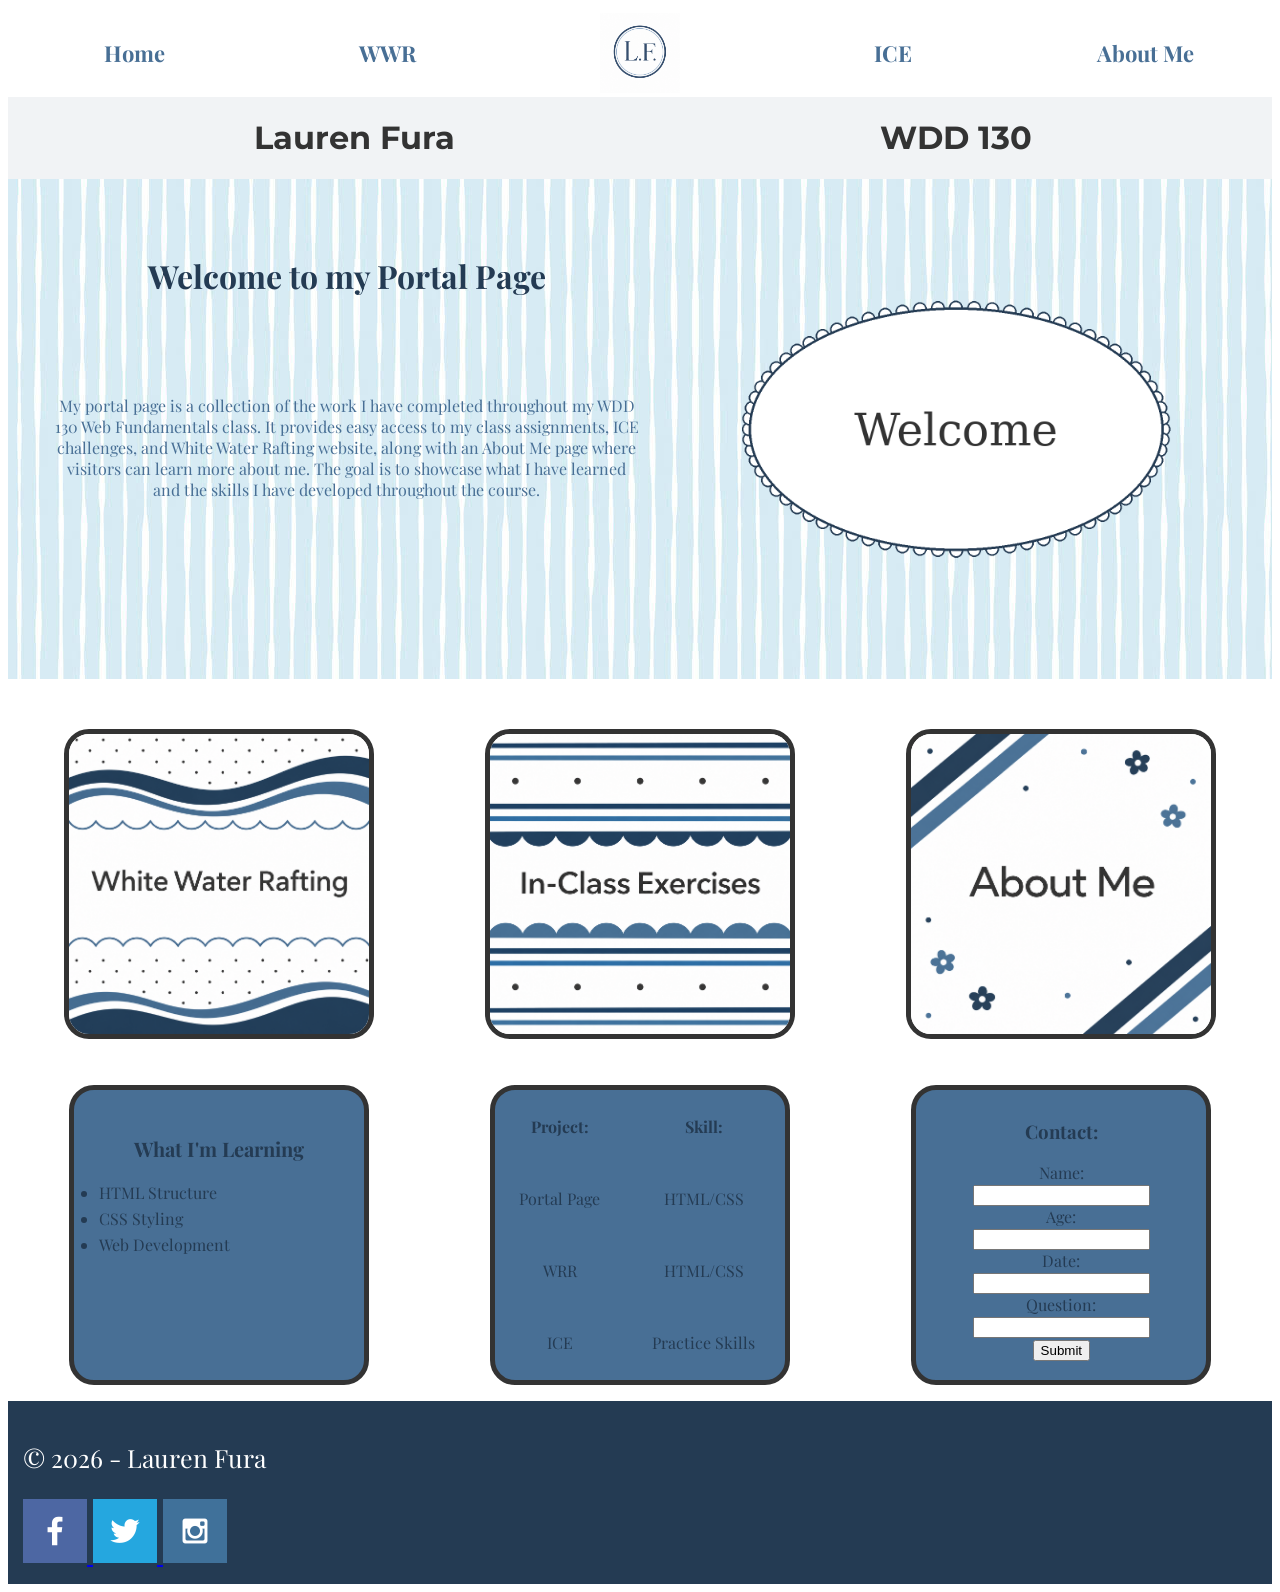
<file: index.html>
<!DOCTYPE html>
<html lang="en">
<head>
    <meta charset="UTF-8">
    <meta name="viewport" content="width=device-width, initial-scale=1.0">
    <title>Portal Page - Lauren Fura's WDD 130 Portfolio</title>
    <link rel="stylesheet" href="styles/style.css">
</head>
<body>
    <div id="content">
      <header>
       <a id="logo_link" href="index.html">
            <img class="logo" src="images/lflogo.png" alt="Portal Page Logo">
         </a>
       <nav>
        <a class="home-link" href="index.html">Home</a>
        <a class="wrr-link" href="wrr.html">WWR</a>
        <a class="ice_link" href="ice.html">ICE</a>
        <a class="about_me_link" href="aboutme.html">About Me</a>
       </nav>
       <div class="title_line">
            <h1 id="header">Lauren Fura</h1>
            <h1 id="header2">WDD 130</h1>
        </div>
    </header>
   <div id="welcome">
    <h1 id="paragraph_header">Welcome to my Portal Page</h1>
    <p id="paragraph_text">My portal page is a collection of the work I have completed throughout my WDD 130 Web Fundamentals class. It provides easy access to my class assignments, ICE challenges, and White Water Rafting website, along with an About Me page where visitors can learn more about me. The goal is to showcase what I have learned and the skills I have developed throughout the course.</p>
    <img class="tbdimage" src="images/wdd.png" alt="tbd image">
    </div>
<main class="home-grid">
    <section class="wrr">
        <a id="wrr-link" href="wwr.html">
            <img class="wrr-img" src="images/wrr.png" alt="white water rafting image">
        </a>
    </section>
    <section class="ice">
        <a id="ice-link" href="ice.html">
            <img class="ice-img" src="images/ice.png" alt="in class exercises image">
        </a>
    </section>
    <section class="about-me">
        <a id="about-me-link" href="aboutme.html">
            <img class="about-me-img" src="images/aboutme.png" alt="about me image">
        </a>
    </section>
    <ul id="list">
        <li> 
            <h3>What I'm Learning</h3>
        </li>
        <li>HTML Structure</li>
        <li>CSS Styling</li>
        <li>Web Development</li>
    </ul>
    <table id="table">
        <tr>
            <th>Project:</th>
            <th>Skill:</th>
        </tr>
        <tr>
            <td>Portal Page</td>
            <td>HTML/CSS</td>
        </tr>
        <tr>
            <td>WRR</td>
            <td>HTML/CSS</td>
        </tr>
         <tr>
            <td>ICE</td>
            <td>Practice Skills</td>
        </tr>
    </table>
    <form class="form">
          <div class="form-group">
        <h3>Contact:</h3>
        <label for="name">Name:</label><br>
        <input type="text" id="name" name="name"><br>
        </div>
         <div class="form-group">
        <label for="age">Age:</label><br>
        <input type="text" id="age" name="age"><br>
        </div>
         <div class="form-group">
        <label for="date">Date:</label><br>
        <input type="text" id="date" name="date"><br>
        </div>
        <div class="form-group">
        <label for="question">Question:</label><br>
        <input type="text" id="question" name="question"><br>
        </div>
        <input type="submit" value="Submit">
        </form>
</main>
<footer>
    <p> &copy; 2026 - Lauren Fura</p>
    <div class="social">
        <a href="https://facebook.com" target="_blank">
            <img src="images/facebook.png" alt="fb icon">
        </a>
         <a href="https://twitter.com" target="_blank">
            <img src="images/twitter.png" alt="twitter icon">
         </a>
        <a href="https://instagram.com" target="_blank">
            <img src="images/instagram.png" alt="instagram icon">
        </a>
    </div>
</footer>
 </div>
</body>
</html>
</file>
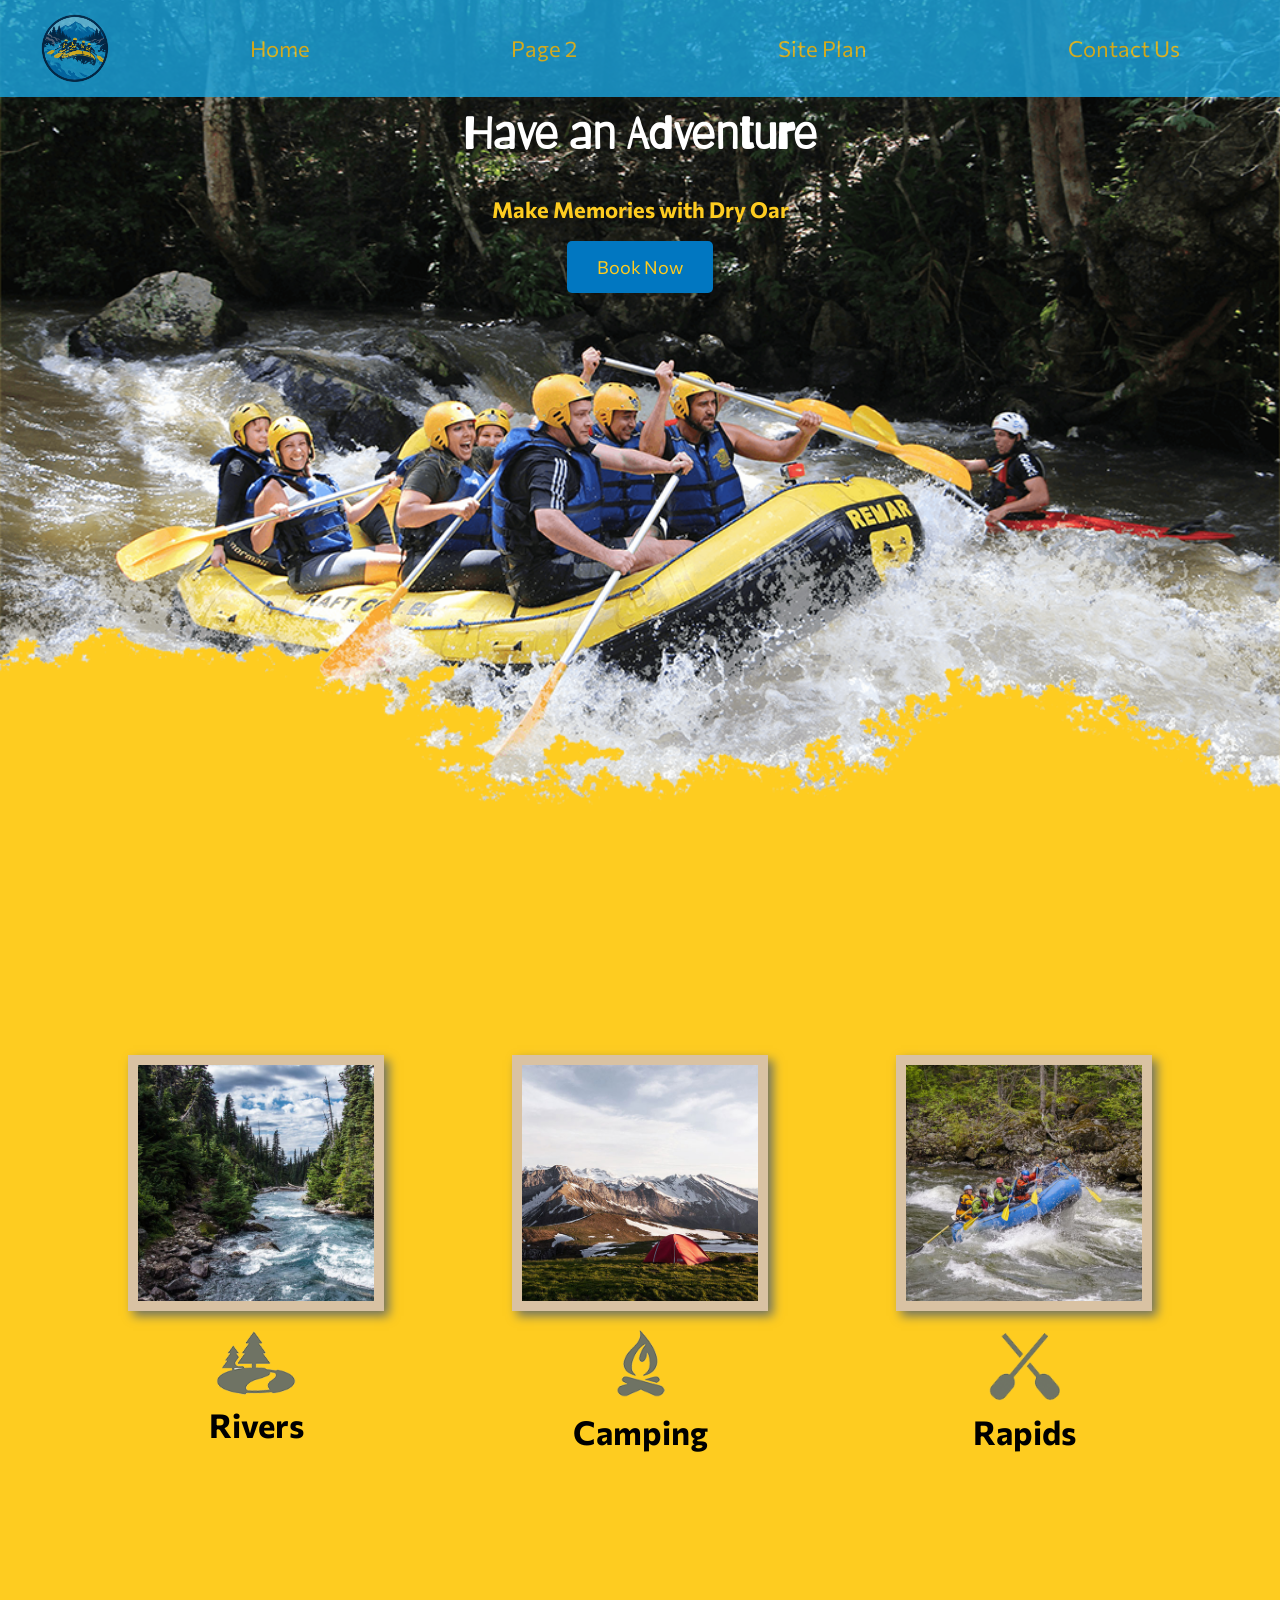
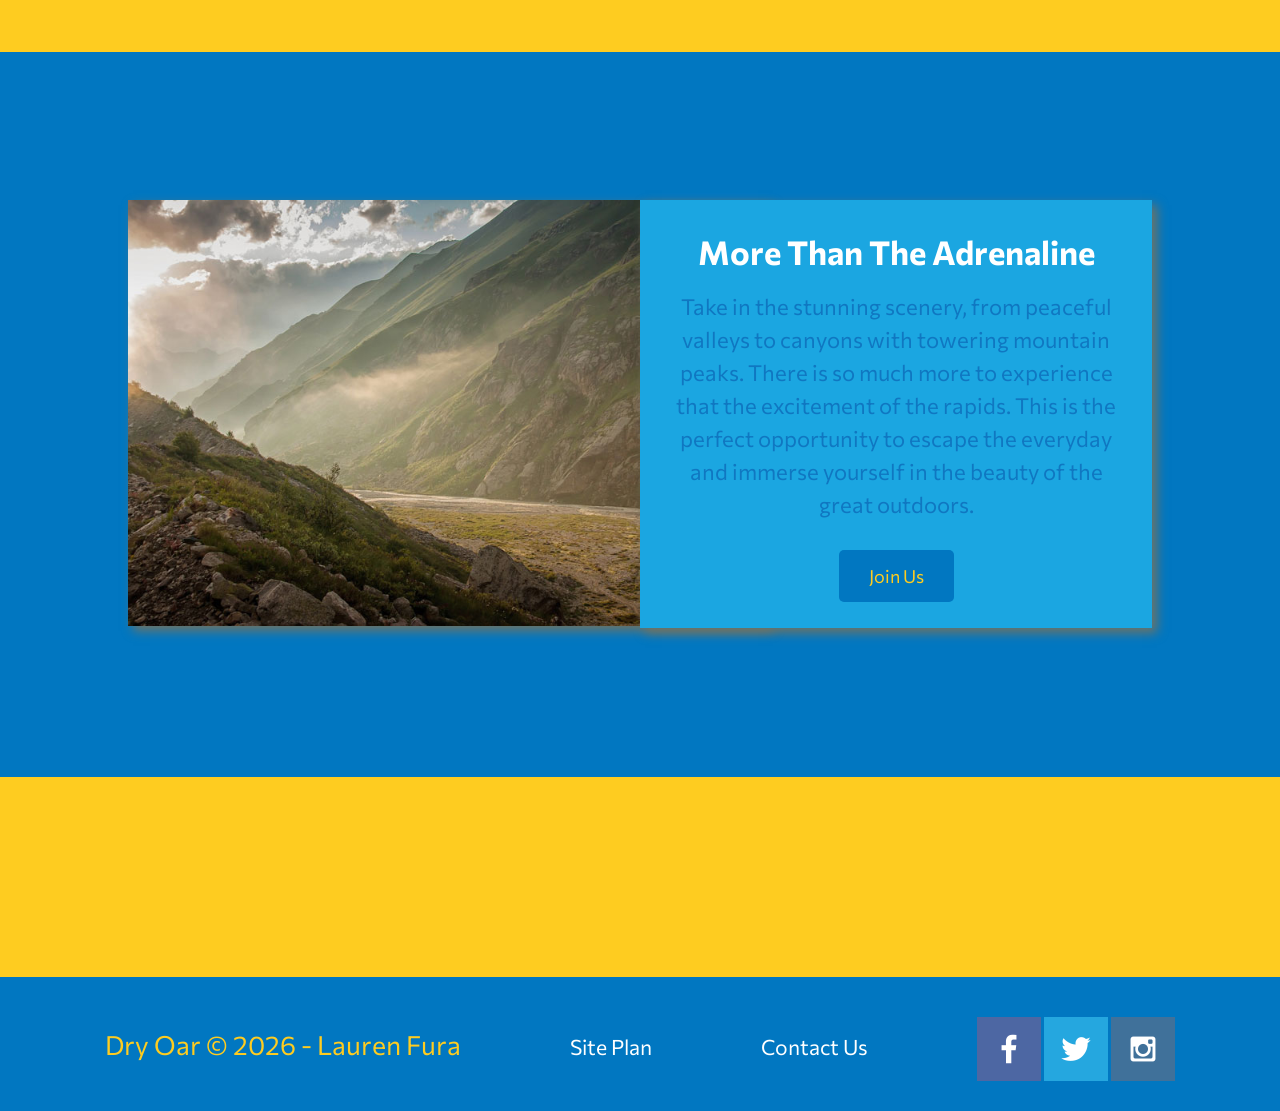
<file: wwr/index.html>
<!DOCTYPE html>
<html lang="en">
<head>
    <meta charset="UTF-8">
    <meta name="viewport" content="width=device-width, initial-scale=1.0">
    <title>Whitewater Rafting Vacations</title>
    <link rel="stylesheet" href="styles/style.css">
</head>
<body>
    <div id="content">
    <header>
       <a id="logo_link" href="index.html">
            <img class="logo" src="images/raftinglogo.png" alt="White Water Rafting Logo">
         </a>
       <nav>
        <a href="index.html">Home</a>
        <a href="#">Page 2</a>
        <a href="site-plan-rafting.html">Site Plan</a>
        <a href="contactus.html">Contact Us</a>
       </nav>
    </header>
<div id="hero">
    <div id="hero-box">
         <img id="hero-img" src="images/hero.png" alt="People enjoying rafting">
     </div>
        <section id="hero-msg">
            <h1 class="home-title">Have an Adventure</h1>
            <h4>Make Memories with Dry Oar</h4>
            <div class="button-box">
                <a class="book" href="rates.html">Book Now</a>
            </div>
        </section>
</div>
<main class="home-grid">
    <section class="rivers-card">
        <img class="card-img" src="images/rivers.jpg" alt="river in forest">
        <img class="icon" src="images/river_icon.png" alt="river icon">
        <h2>Rivers</h2>
    </section>
    <section class="camping-card">
        <img class="card-img" src="images/camping.jpg" alt="tent in mountains">
        <img class="icon" src="images/fire_icon.png" alt="fire icon">
        <h2>Camping</h2>
    </section>
    <section class="rapids-card">
        <img class="card-img" src="images/rapids.jpg" alt="rafting boat">
        <img class="icon" src="images/oars.png" alt="oars icon">
        <h2>Rapids</h2>
    </section>
    <div id="background"></div>
    <img class="mountains" src="images/mountains.jpg" alt="Misty Moutains">
    <section class="msg">
        <h2>More Than The Adrenaline</h2>
        <p>Take in the stunning scenery, from peaceful valleys to canyons with towering mountain peaks.  There is so much more to experience that the excitement of the rapids.  This is the perfect opportunity to escape the everyday and immerse yourself in the beauty of the great outdoors.</p>
        <a class="join" href="rivers.html">Join Us</a>
    </section>
</main>
<footer>
    <p>Dry Oar &copy; 2026 - Lauren Fura</p>
    <p><a href="site-plan-rafting.html">Site Plan</a></p>
    <p><a href="contactus.html">Contact Us</a></p>
    <div class="social">
        <a href="https://facebook.com" target="_blank">
            <img src="images/facebook.png" alt="fb icon">
        </a>
         <a href="https://twitter.com" target="_blank">
            <img src="images/twitter.png" alt="twitter icon">
         </a>
        <a href="https://instagram.com" target="_blank">
            <img src="images/instagram.png" alt="instagram icon">
        </a>
    </div>
</footer>
</div>
</body>
</html>
</file>
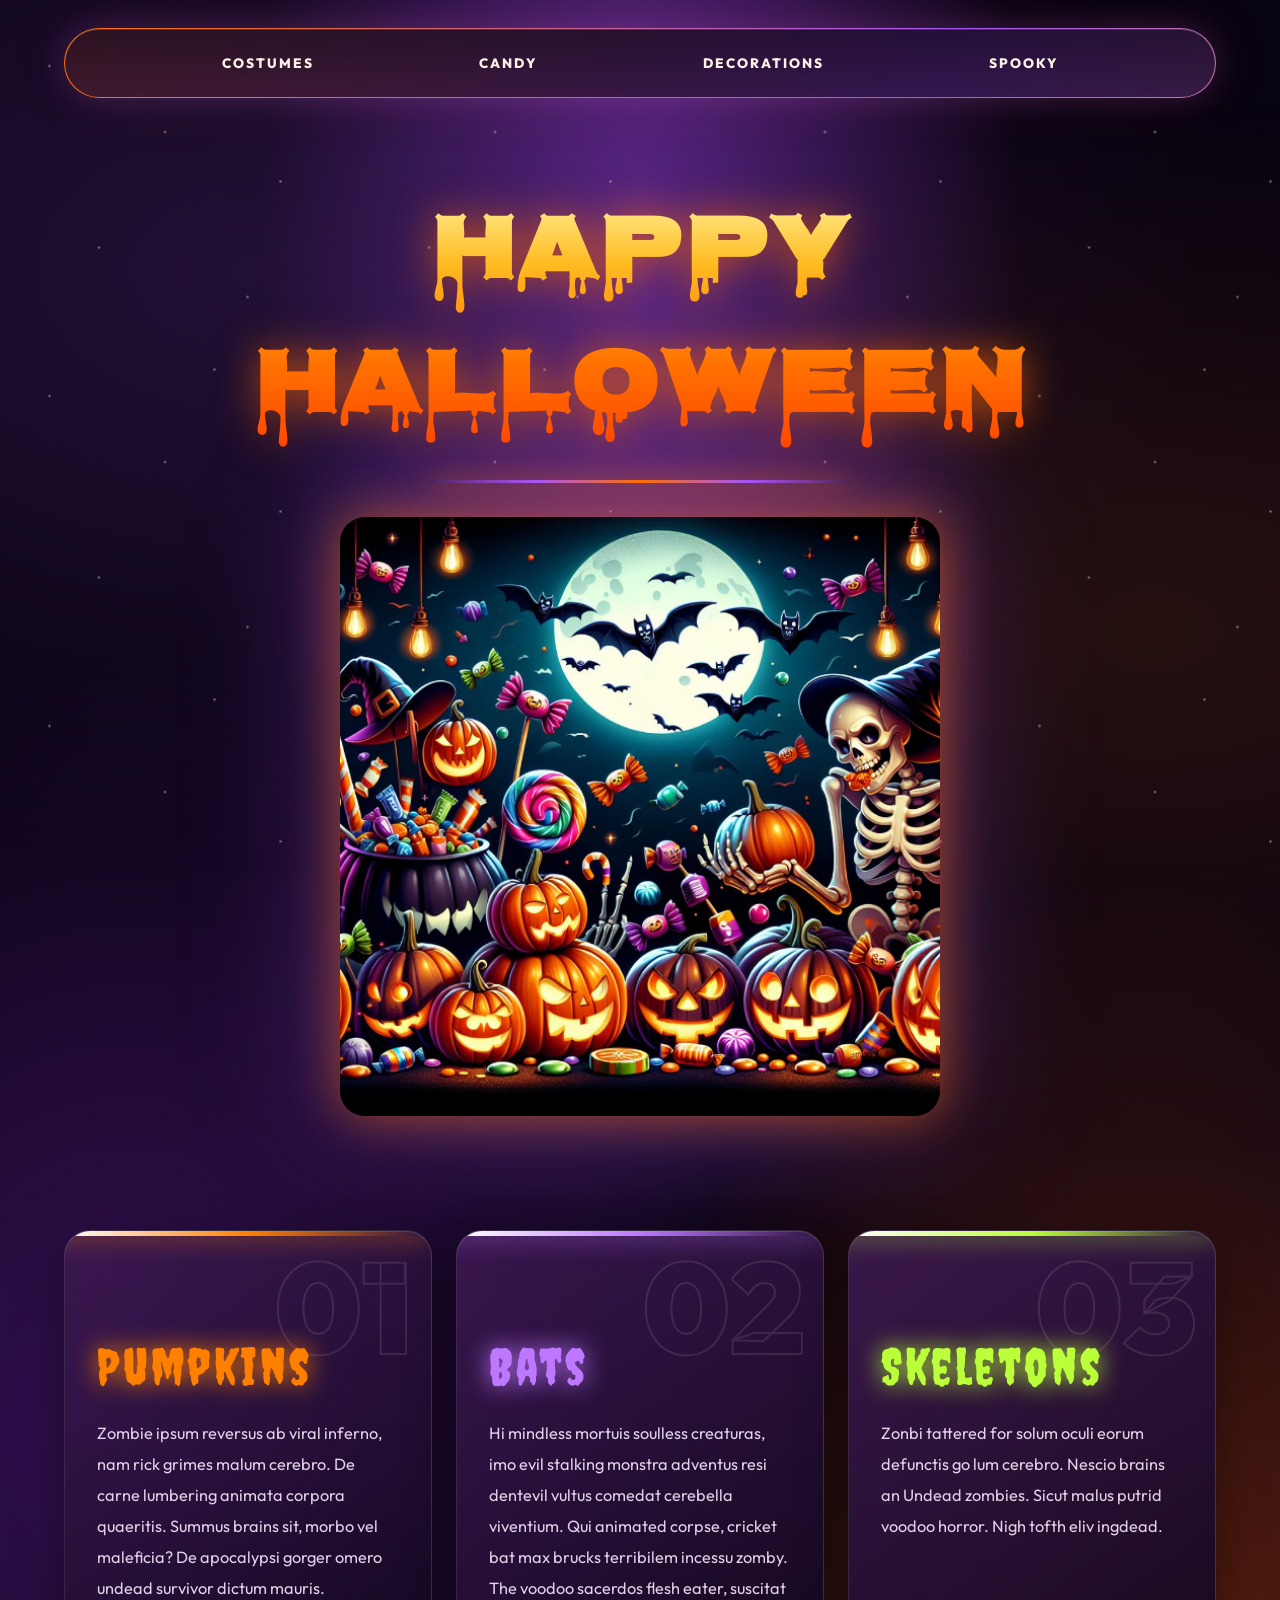
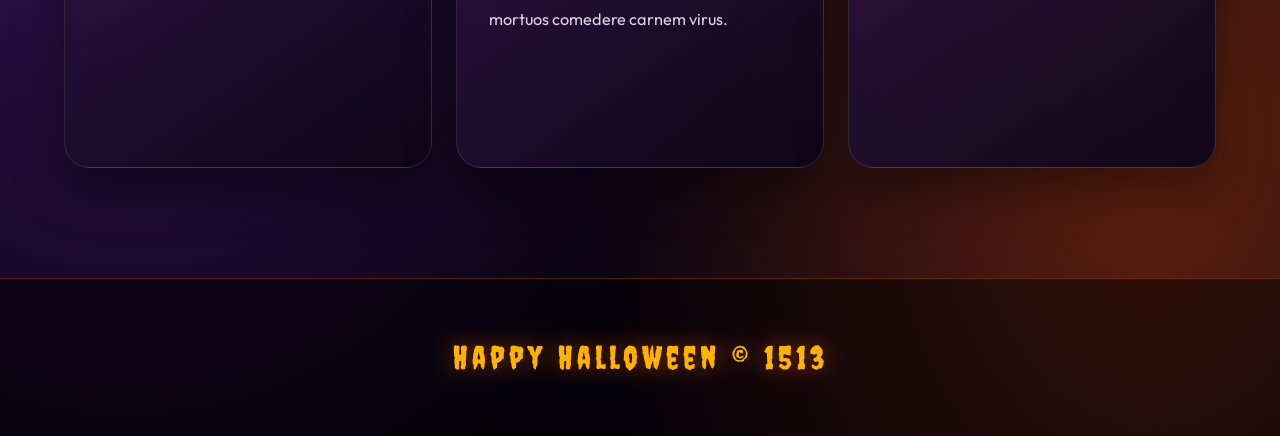
<file: ice/halloween/index.html>
<!-- For this activity you are not allowed to change
 the HTML code, only the CSS -->

<!DOCTYPE html>
<html lang="en">

<head>
    <meta charset="UTF-8">
    <meta name="viewport" content="width=device-width, initial-scale=1.0">
    <title>Document</title>
    <link rel="stylesheet" href="styles/styles.css">
</head>

<body>
    <div id="wrapper">
        <header>
            <nav>
                <ul>
                    <li>Costumes</li>
                    <li>Candy</li>
                    <li>Decorations</li>
                    <li>Spooky</li>
                </ul>
            </nav>
        </header>
        <main>
            <h1>Happy Halloween</h1>
            <img src="images/halloween.png">
            <section>
                <h2>Pumpkins</h2>
                <p>Zombie ipsum reversus ab viral inferno, nam rick grimes
                    malum cerebro. De carne lumbering animata corpora quaeritis.
                    Summus brains sit​​, morbo vel maleficia? De apocalypsi gorger
                    omero undead survivor dictum mauris. </p>
            </section>
            <section>
                <h2>Bats</h2>
                <p>Hi mindless mortuis soulless
                    creaturas, imo evil stalking monstra adventus resi dentevil vultus
                    comedat cerebella viventium. Qui animated corpse, cricket bat max
                    brucks terribilem incessu zomby. The voodoo sacerdos flesh eater,
                    suscitat mortuos comedere carnem virus.</p>
            </section>
            <section>
                <h2>Skeletons</h2>
                <p>Zonbi tattered for solum oculi
                    eorum defunctis go lum cerebro. Nescio brains an Undead zombies. Sicut
                    malus putrid voodoo horror. Nigh tofth eliv ingdead.</p>
            </section>
        </main>
        <footer>
            Happy Halloween &copy; 1513
        </footer>
    </div>
</body>

</html>
</file>
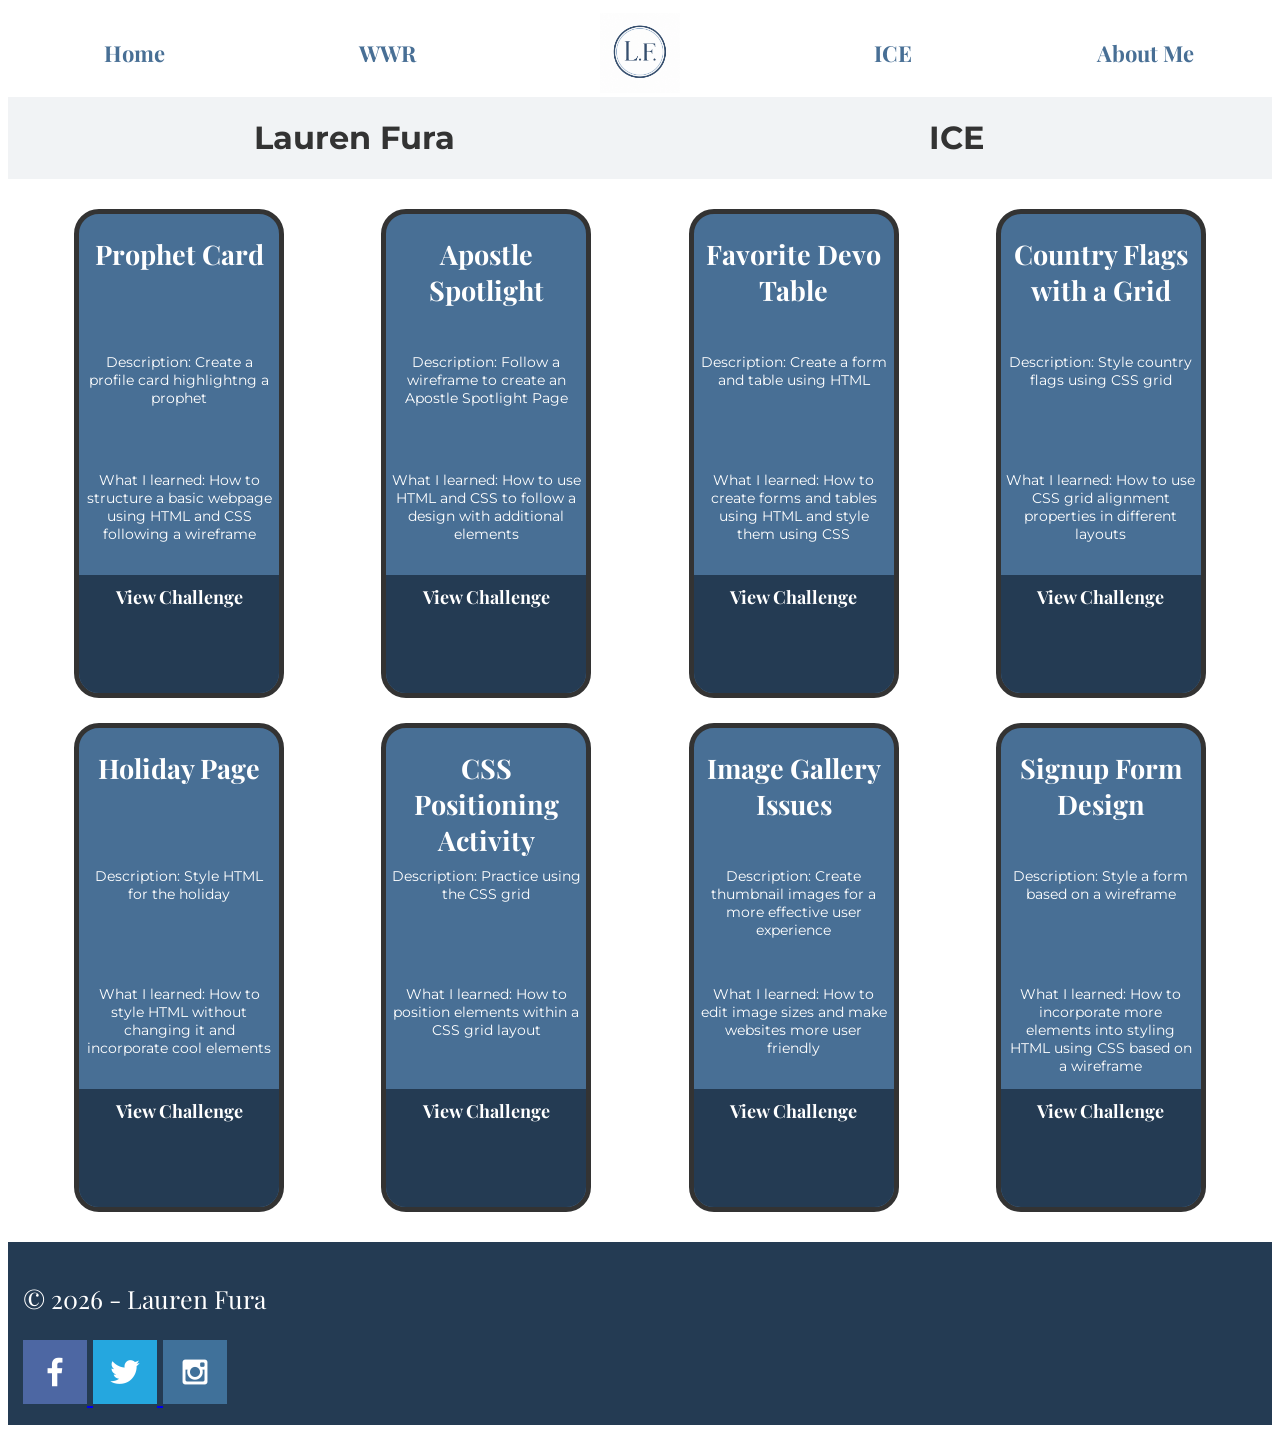
<file: ice.html>
<!DOCTYPE html>
<html lang="en">
<head>
    <meta charset="UTF-8">
    <meta name="viewport" content="width=device-width, initial-scale=1.0">
    <title>Portal Page - Lauren Fura's WDD 130 Portfolio</title>
    <link rel="stylesheet" href="styles/style.css">
</head>
<body>
    <div id="content">
      <header>
       <a id="logo_link" href="index.html">
            <img class="logo" src="images/lflogo.png" alt="Portal Page Logo">
         </a>
       <nav>
        <a class="home-link" href="index.html">Home</a>
        <a class="wrr-link" href="wrr.html">WWR</a>
        <a class="ice_link" href="ice.html">ICE</a>
        <a class="about_me_link" href="aboutme.html">About Me</a>
       </nav>
       <div class="title_line">
            <h1 id="header">Lauren Fura</h1>
            <h1 id="header2">ICE</h1>
        </div>
    </header>
<main class="ice-grid">
    <section class="ice-card">
        <h2>Prophet Card</h2>
        <p>Description: Create a profile card highlightng a prophet</p>
        <p>What I learned: How to structure a basic webpage using HTML and CSS following a wireframe</p>
        <a href="ice/prophet_card/oaks.html" target="_blank">View Challenge</a>
    </section>
       <section class="ice-card">
        <h2>Apostle Spotlight</h2>
        <p>Description: Follow a wireframe to create an Apostle Spotlight Page</p>
        <p>What I learned: How to use HTML and CSS to follow a design with additional elements</p>
        <a href="ice/apostle_spotlight/apostles.html" target="_blank">View Challenge</a>
    </section>
       <section class="ice-card">
        <h2>Favorite Devo Table </h2>
        <p>Description: Create a form and table using HTML</p>
        <p>What I learned: How to create forms and tables using HTML and style them using CSS </p>
        <a href="ice/favorite_devo/favdevo.html" target="_blank">View Challenge</a>
    </section>
       <section class="ice-card">
        <h2>Country Flags with a Grid</h2>
        <p>Description: Style country flags using CSS grid</p>
        <p>What I learned: How to use CSS grid alignment properties in different layouts</p>
        <a href="ice/grid_flags/flags.html" target="_blank">View Challenge</a>
    </section>
       <section class="ice-card">
        <h2>Holiday Page</h2>
        <p>Description: Style HTML for the holiday</p>
        <p>What I learned: How to style HTML without changing it and incorporate cool elements</p>
        <a href="ice/halloween/index.html" target="_blank">View Challenge</a>
    </section>
       <section class="ice-card">
        <h2>CSS Positioning Activity</h2>
        <p>Description: Practice using the CSS grid</p>
        <p>What I learned: How to position elements within a CSS grid layout</p>
        <a href="ice/positioning/positioning.html" target="_blank">View Challenge</a>
    </section>
       <section class="ice-card">
        <h2>Image Gallery Issues</h2>
        <p>Description: Create thumbnail images for a more effective user experience</p>
        <p>What I learned: How to edit image sizes and make websites more user friendly</p>
        <a href="ice/gallery/gallery.html" target="_blank">View Challenge</a>
    </section>
       <section class="ice-card">
        <h2>Signup Form Design</h2>
        <p>Description: Style a form based on a wireframe</p>
        <p>What I learned: How to incorporate more elements into styling HTML using CSS based on a wireframe</p>
        <a href="ice/signup/signup.html" target="_blank">View Challenge</a>
    </section>
    
</main>
<footer>
    <p> &copy; 2026 - Lauren Fura</p>
    <div class="social">
        <a href="https://facebook.com" target="_blank">
            <img src="images/facebook.png" alt="facebook">
        </a>
         <a href="https://twitter.com" target="_blank">
            <img src="images/twitter.png" alt="twitter">
         </a>
        <a href="https://instagram.com" target="_blank">
            <img src="images/instagram.png" alt="instagram">
        </a>
    </div>
</footer>
 </div>
</body>
</html>
</file>
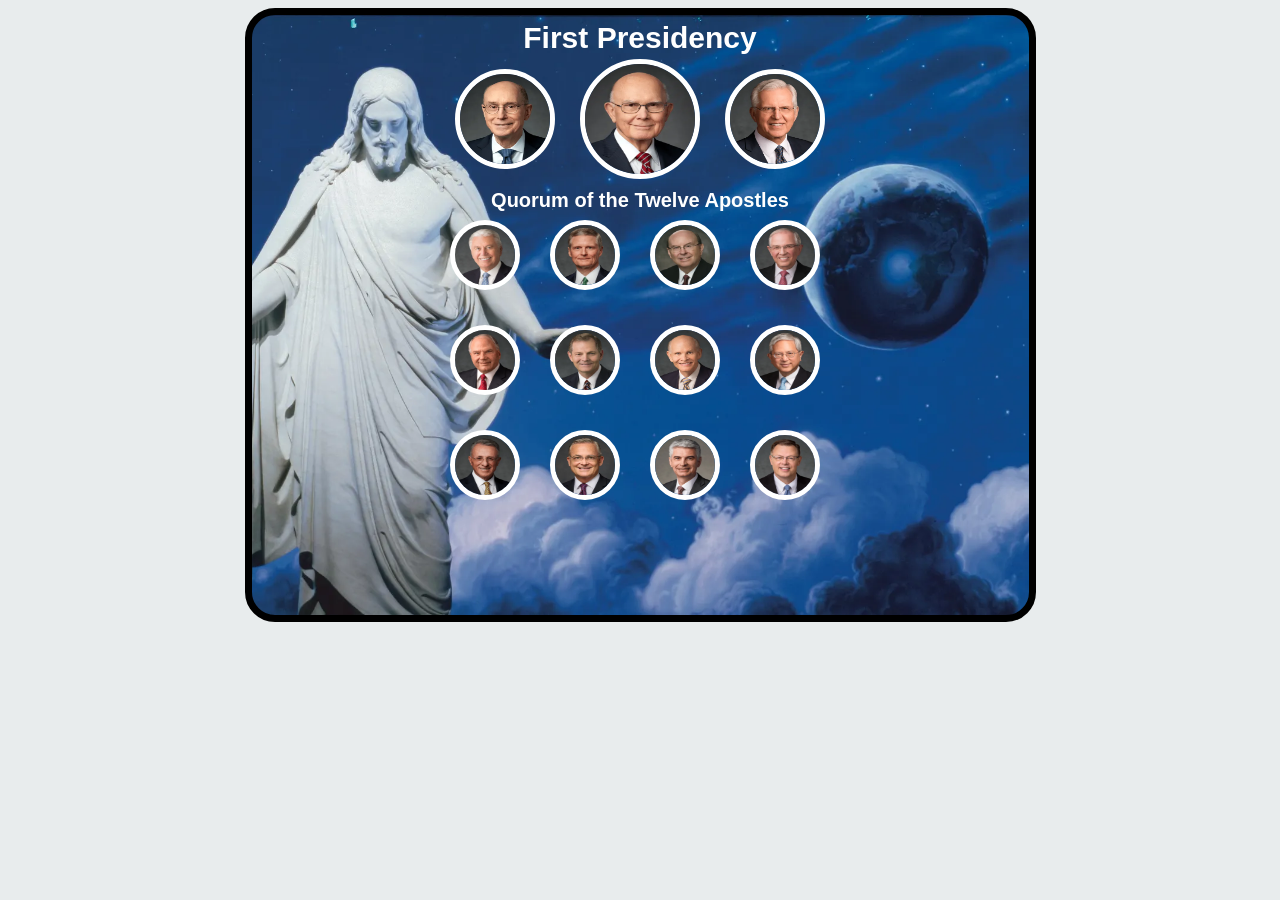
<file: ice/apostle_spotlight/apostles.html>
<!DOCTYPE html>
<html lang="en">
<head>
    <meta charset="UTF-8">
    <meta name="viewport" content="width=device-width, initial-scale=1.0">
    <title>Apostles Spotlights</title>
    <style>
        /* Insert styles here */
        body {
            background: #e8eced;
            font-family: Arial, sans-serif;
        }
        #wrapper {
            background: url("images/christus.webp");
            border: 7px solid black;
            width: 777px;
            height: 600px;
            margin: 0 auto;
            border-radius: 30px;
            background-size: cover;
            background-position-x: -180px;
            text-align: center;
        }
        #title {
            font-size: 30px;
            color: white;
            margin: 6px 0px 4px 0px;
        }
        #Eyring {
            width: 90px;
            height: 90px;
            border: 5px solid white;
            border-radius: 50%;
           
        }
        #Oaks {
            width: 110px;
            height: 110px;
            border: 5px solid white;
            border-radius: 50%;
        }
        #Christofferson {
            width: 90px;
            height: 90px;
            border: 5px solid white;
            border-radius: 50%;
        }
        #images {
            display: flex;
            align-items: center;
            justify-content: center;
            gap: 25px;
        }
        #header {
            color: white;
            font-size: 20px;
            margin: 10px 0px 8px 0px;
        }
        .apostle {
            display: grid;
            grid-template-columns: repeat(4, 80px);
            grid-template-rows: repeat(3, 80px);
            column-gap: 20px;
            row-gap: 25px;
            justify-content: center;
        }
        #uchtdorf, #bednar, #cook, #anderson, #rasband, #stevenson, #renlund, #gong, #soares, #kearon, #causse, #gilbert {
            width: 60px;
            height: 60px;
            border: 5px solid white;
            border-radius: 50%;
        }
       
    </style>
</head>
<body>
    <!-- Insert HTML elements here -->
     <div id="wrapper">
        <section>
            <h1 id="title">First Presidency</h1>
        </section>
    <div id="images">
        <img id="Eyring" src="images/eyring.webp" alt="Henry B. Eyring">
        <img id="Oaks" src="images/oaks.webp" alt="Dallin H. Oaks">
        <img id="Christofferson" src="images/christofferson.webp" alt="D. Todd Christofferson">
    </div>
        <section>
            <h3 id="header">Quorum of the Twelve Apostles</h3>
        </section>
    <div class="apostle">
        <img id="uchtdorf" src="images/uchtdorf.webp" alt="Dieter F. Uchtdorf">
        <img id="bednar" src="images/bednar.webp" alt="David A. Bednar">
        <img id="cook" src="images/cook.webp" alt="Quentin L. Cook">
        <img id="anderson" src="images/anderson.webp" alt="Neil L. Anderson">
        <img id="rasband" src="images/rasband.webp" alt="Ronald A. Rasband">
        <img id="stevenson" src="images/stevenson.webp" alt="Gary E. Stevenson">
        <img id="renlund" src="images/renlund.webp" alt="Dale G. Renlund">
        <img id="gong" src="images/gong.webp" alt="Gerrit W. Gong">
        <img id="soares" src="images/soares.webp" alt="Ulisses Soares">
        <img id="kearon" src="images/kearon.webp" alt="Patrick Kearon">
        <img id="causse" src="images/causse.webp" alt="Gerld Causse">
        <img id="gilbert" src="images/gilbert.webp" alt="Clark G. Gilbert">
    </div>
     </div>
</body>
</html>
</file>
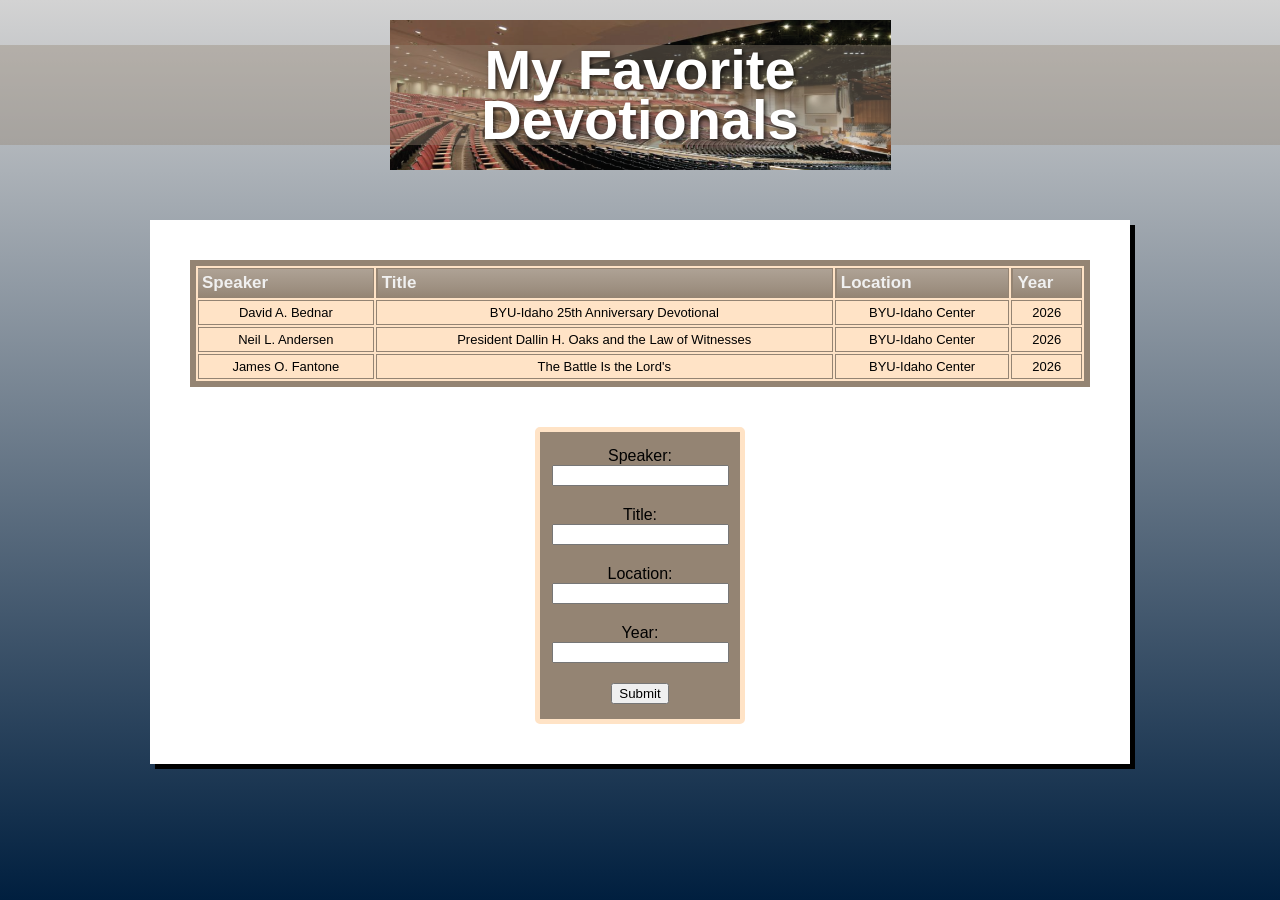
<file: ice/favorite_devo/favdevo.html>
<!DOCTYPE html>
<html lang="en">
<head>
  <meta charset="UTF-8" />
  <meta name="viewport" content="width=device-width, initial-scale=1.0"/>
  <title>My Favorite Devotionals</title>
  <link rel="stylesheet" href="styles/styles.css" />
</head>
<body>
  <div class="container">
    <header class="header">
      <div class="header-image">
        <h1>My Favorite<br>Devotionals</h1>
      </div>
    </header>
    <main>
      <div class="content-box">
        <!-- Add your devotional content here -->
        <table class="devotable">
          <thead>
          <tr>
            <th>Speaker</th>
            <th>Title</th>
            <th>Location</th>
            <th>Year</th>
          </tr>
          </thead>
          <tbody>
          <tr>
            <td>David A. Bednar</td>
            <td>BYU-Idaho 25th Anniversary Devotional</td>
            <td>BYU-Idaho Center</td>
            <td>2026</td>
          </tr>
          <tr>
            <td>Neil L. Andersen</td>
            <td>President Dallin H. Oaks and the Law of Witnesses</td>
            <td>BYU-Idaho Center</td>
            <td>2026</td>
          </tr>
          <tr>
            <td>James O. Fantone</td>
            <td>The Battle Is the Lord's</td>
            <td>BYU-Idaho Center</td>
            <td>2026</td>
          </tr>
          </tbody>
        </table>
        <form class="form">
          <div class="form-group">
        <label for="speaker">Speaker:</label><br>
        <input type="text" id="speaker" name="speaker"><br>
        </div>
         <div class="form-group">
        <label for="title">Title:</label><br>
        <input type="text" id="title" name="title"><br>
        </div>
         <div class="form-group">
        <label for="location">Location:</label><br>
        <input type="text" id="location" name="location"><br>
        </div>
        <div class="form-group">
        <label for="year">Year:</label><br>
        <input type="text" id="year" name="year"><br>
        </div>
        <input type="submit" value="Submit">
        </form>
      </div>
    </main>
  </div>
</body>
</html>
</file>
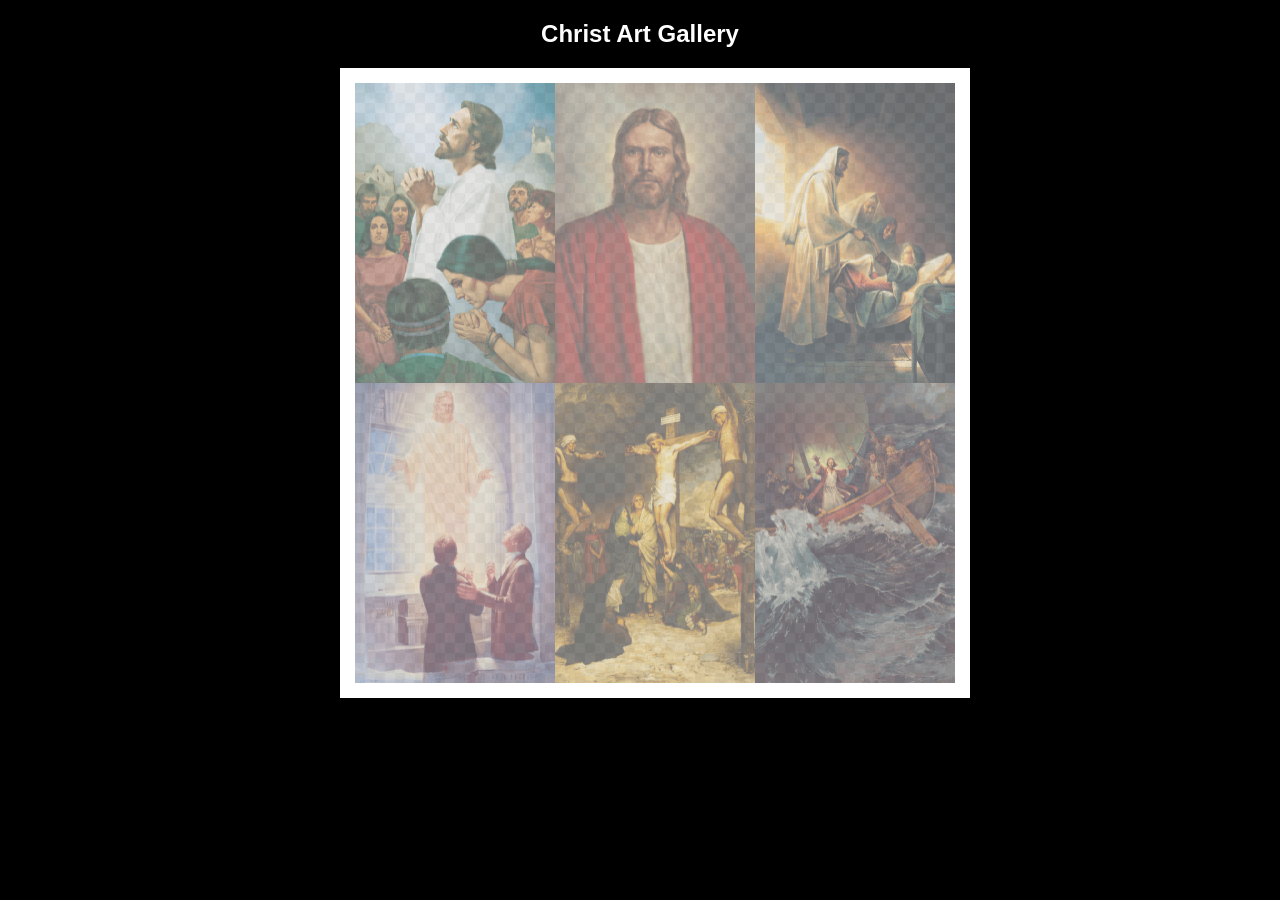
<file: ice/gallery/gallery.html>
<!DOCTYPE html>
<html lang="en">
<head>
    <meta charset="UTF-8">
    <meta name="viewport" content="width=device-width, initial-scale=1.0">
    <title>Images of Christ</title>
    <style>
        body {
            background: black;
        }
        #wrapper{
            width: 600px;
            margin: 0 auto;
        }
        nav {
            color: white;
            text-align: center;
            font-family: Haettenschweiler, 'Arial Narrow Bold', sans-serif;
        }
        #gallery{
            display: grid;
            grid-template-columns: 200px 200px 200px;
            border: 15px solid rgb(255, 255, 255);
            width: 100%;
            background-color: #ddd;
            background-image:
                linear-gradient(45deg, #ccc 26%, transparent 26%), 
                linear-gradient(135deg, #ccc 26%, transparent 26%),
                linear-gradient(45deg, transparent 75%, #ccc 75%),
                linear-gradient(135deg, transparent 75%, #ccc 75%);
            background-size: 20px 20px; /* Must be a square */
            background-position: 0 0, 10px 0, 10px -10px, 0px 10px; 
            
        }
        #gallery a {
            cursor: url('images/christus.png'), pointer;
        }
        #gallery img {
            /* make a thumbnail of the image that is 200x300 
               instead of using width and height here to help the page load faster */
            width: 200px; 
            height: 300px;

            opacity:50%;
            display:block;
        }
        #gallery img:hover{
            opacity: 100%;
        }
    </style>
</head>
<body>
    <div id="wrapper">
        <nav>
            <h1>Christ Art Gallery</h1>
        </nav>
        <main>
            <div id="gallery">
                <a href="images/big/img1.png"><img src="images/small/img1thumb.png" alt="Christ praying with the Nephites" ></a>
                <a href="images/big/img2.png"><img src="images/small/img2thumb.png" alt="Jesus the Christ" ></a>
                <a href="images/big/img3.png"><img src="images/small/img3thumb.png" alt="Jesus Raising the Daughter of Jairus" ></a>
                <a href="images/big/img4.png"><img src="images/small/img4thumb.png" alt="The Lord Appears in the Kirtland Temple" ></a>
                <a href="images/big/img5.png"><img src="images/small/img5thumb.png" alt="Crucifixion of Jesus Christ" ></a>
                <a href="images/big/img6.png"><img src="images/small/img6thumb.png" alt="Jesus Calms the Storm" ></a>
            </div>
        </main>
    </div>
</body>
</html>
</file>
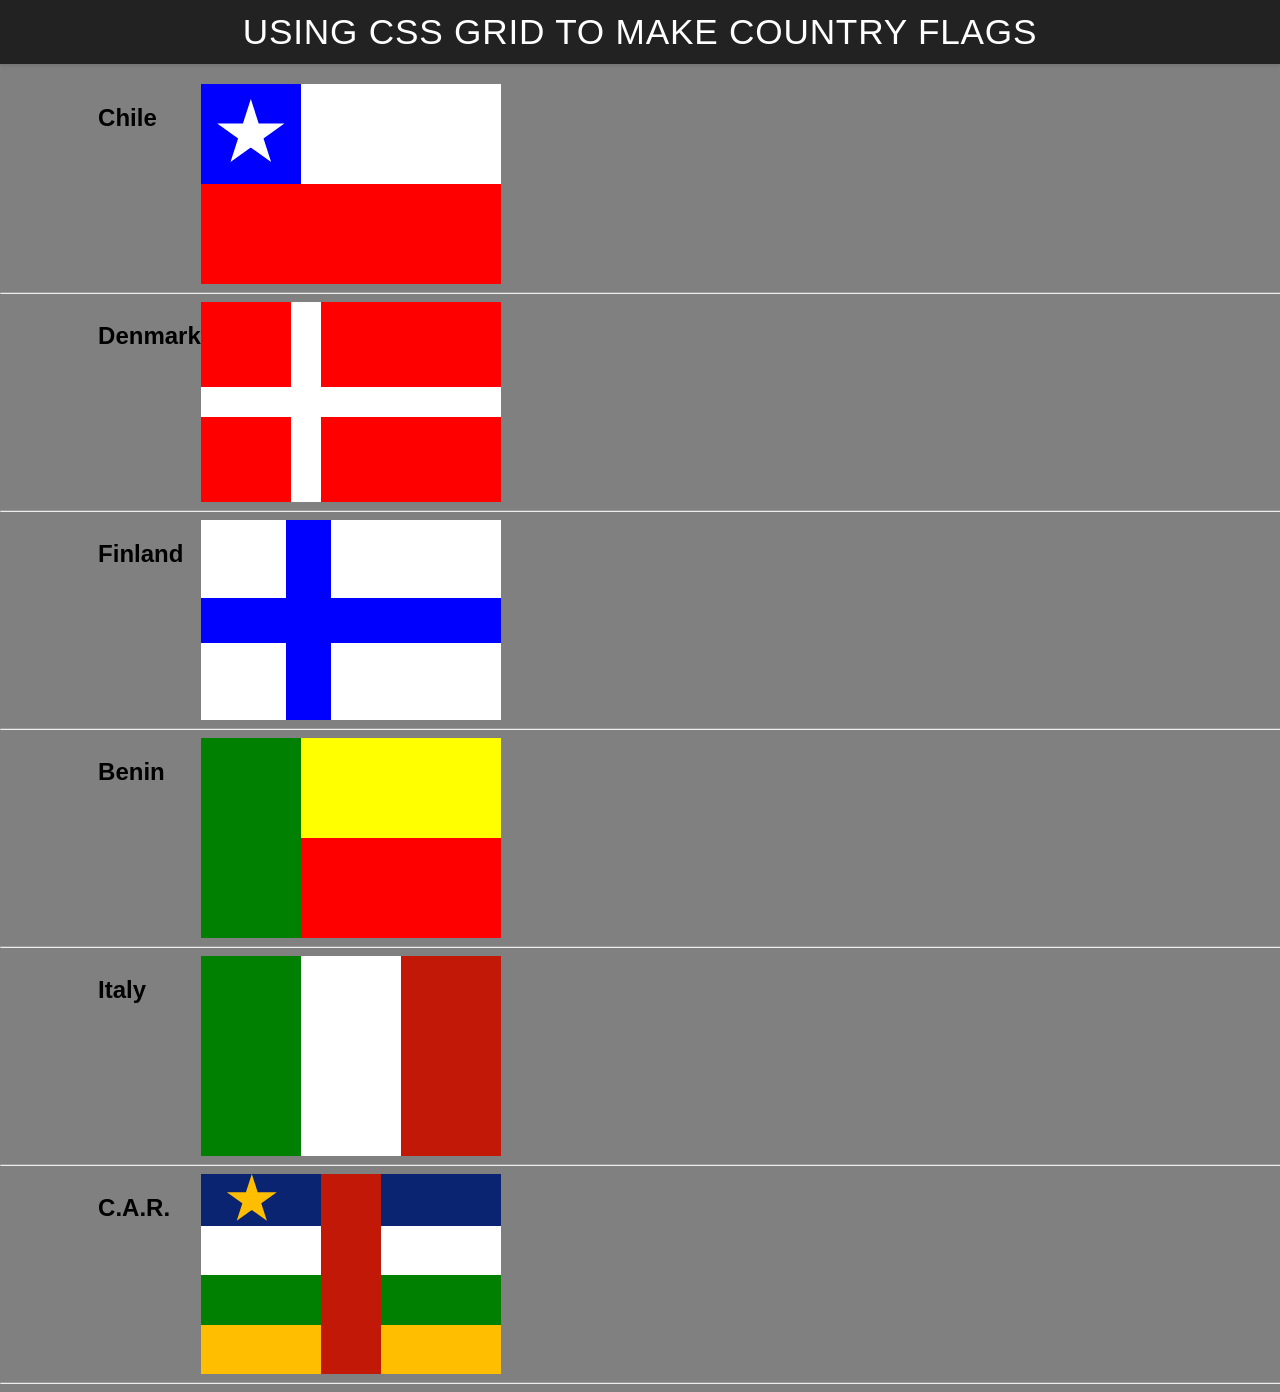
<file: ice/grid_flags/flags.html>
<!DOCTYPE html>
<html lang="en">

<head>
    <meta charset="UTF-8">
    <meta name="viewport" content="width=device-width, initial-scale=1.0">
    <title>Flag</title>
    <style>
        body {
            margin: 0;
            font-family: 'Helvetica Neue', sans-serif;
            background-color: gray;
        }

        header {
            background-color: #222;
            color: #fff;
            padding: 0.75rem 1.5rem;
            display: flex;
            align-items: center;
            justify-content: center;
            font-size: 1.1rem;
            letter-spacing: 0.05rem;
            text-transform: uppercase;
            box-shadow: 0 2px 4px rgba(0, 0, 0, 0.1);
        }

        header h1 {
            margin: 0;
            font-weight: 400;
        }
        main {
            display: grid;
            grid-template-columns: .1fr .1fr 1fr .1fr;
            margin-top: 20px;
        }
        hr {
            width: 100%;
            grid-column: 1 / 5;
        }
        h2 {
            grid-column: 2/3;
        }

        #blue {
            background: blue;
            grid-column: 1 / 2;
            display: grid;
            align-items: center;
            justify-items: center;
        }

        #white {
            background: white;
            grid-column: 2 / 4;
        }

        #red {
            background: red;
            grid-column: 1 / 4;
        }

        #chile {
            display: grid;
            grid-template-columns: 1fr 1fr 1fr;
            grid-template-rows: 1fr 1fr;
            height: 200px;
            width: 300px;
        }

        .star {
            width: 70px;
            aspect-ratio: 1;
            background: white;
            clip-path: polygon(50% 0, 79% 90%, 2% 35%, 98% 35%, 21% 90%);
        }
        #denmark {
            display: grid;
            grid-template-columns: 1fr 2fr;
            grid-template-rows: 1fr 1fr;
            height: 200px;
            width: 300px;
            background: white;
            gap: 30px;
        }
        #dred1 {
            background: red;
            grid-column: 1/2;
        }
        #dred2 {
            background: red;
            grid-column: 2/2;
        }
        #dred3 { 
            background: red;
            grid-row: 2/2;
        }
        #dred4 {
            background: red;
            grid-row: 2/2;
            grid-column: 2/2;
        }
          #finland {
            display: grid;
            grid-template-columns: 1fr 2fr;
            grid-template-rows: 1fr 1fr;
            height: 200px;
            width: 300px;
            background: blue;
            gap: 45px;
        }
        #fwhite1 {
            background: white;
            grid-column: 1/2;
        }
        #fwhite2 {
            background: white;
            grid-column: 2/2;
        }
        #fwhite3 { 
            background: white;
            grid-row: 2/2;
        }
        #fwhite4 {
            background: white;
            grid-row: 2/2;
            grid-column: 2/2;
        }
        #benin {
            display: grid;
            grid-template-columns: 1fr 2fr;
            grid-template-rows: 1fr 1fr;
            height: 200px;
            width: 300px;
        }
        #bgreen {
            background: green;
            grid-column: 1/2;
            grid-row: 1/3;
        }
         #byellow {
            background: yellow;
            grid-column: 2/2;
            grid-row: 1/2;
        }
        #bred {
            background: red;
            grid-column: 2/2;
            grid-row: 2/2;
        }
        #italy {
            display: grid;
            grid-template-columns: 1fr 1fr 1fr;
            height: 200px;
            width: 300px;
            background: white;
        }
        #igreen {
            background: green;
            grid-column: 1/2;
        }
        #ired {
            background: #c21807;
            grid-column: 3/3;
        }
        #car {
            display: grid;
            grid-template-columns: 2fr 1fr 2fr;
            grid-template-rows: 1fr 1fr 1fr 1fr;
            height: 200px;
            width: 300px;
            background: white;
        }
        #cblue1 {
            background: #0a2472;
            grid-column: 1/2;
            grid-row: 1/2;
        }
         #cblue2 {
            background: #0a2472;
            grid-column: 3/3;
            grid-row: 1/2;
        }
         #cgreen1 {
            background: green;
            grid-column: 1/2;
            grid-row: 3/4;
        }
         #cgreen2 {
            background: green;
            grid-column: 3/3;
            grid-row: 3/4;
        }
        #cyellow1 {
            background: #FFBF00;
            grid-column: 1/2;
            grid-row: 4/4;
        }
        #cyellow2 {
            background: #FFBF00;
            grid-column: 3/3;
            grid-row: 4/4;
        }
        #cred {
            background: #c21807;
            grid-column: 2/2;
            grid-row: 1/5;
        }
        .cstar {
            width: 52px;
            aspect-ratio: 1;
            background: #FFBF00;
            clip-path: polygon(50% 0, 79% 90%, 2% 35%, 98% 35%, 21% 90%);
            margin-left: 25px;
        }
    </style>
</head>

<body>
    <header>
        <h1>Using CSS Grid to make Country Flags</h1>
    </header>
    <main>
        <h2>Chile</h2>
        <div id="chile">
            <div id="blue">
                <div class="star"></div>
            </div>
            <div id="white"></div>
            <div id="red"></div>
        </div>
        <hr>

        <h2>Denmark</h2>
        <div id="denmark">
            <div id="dred1"></div>
            <div id="dred2"></div>
            <div id="dred3"></div>
            <div id="dred4"></div>
        </div>
        <hr>

        <h2>Finland</h2>
        <div id="finland">
            <div id="fwhite1"></div>
            <div id="fwhite2"></div>
            <div id="fwhite3"></div>
            <div id="fwhite4"></div>
        </div>
        <hr>

        <h2>Benin</h2>
        <div id="benin">
            <div id="bgreen"></div>
            <div id="byellow"></div>
            <div id="bred"></div>
        </div>
        <hr>

        <h2>Italy</h2>
        <div id="italy">
            <div id="igreen"></div>
            <div id="ired"></div>
        </div>
        <hr>

        <h2>C.A.R.</h2>
        <div id="car">
            <div id="cblue1">
                <div class="cstar"></div>
            </div>
            <div id="cblue2"></div>
            <div id="cgreen1"></div>
            <div id="cgreen2"></div>
            <div id="cyellow1"></div>
            <div id="cyellow2"></div>
            <div id="cred"></div>
        </div>
        <hr>
    </main>
</body>

</html>
</file>
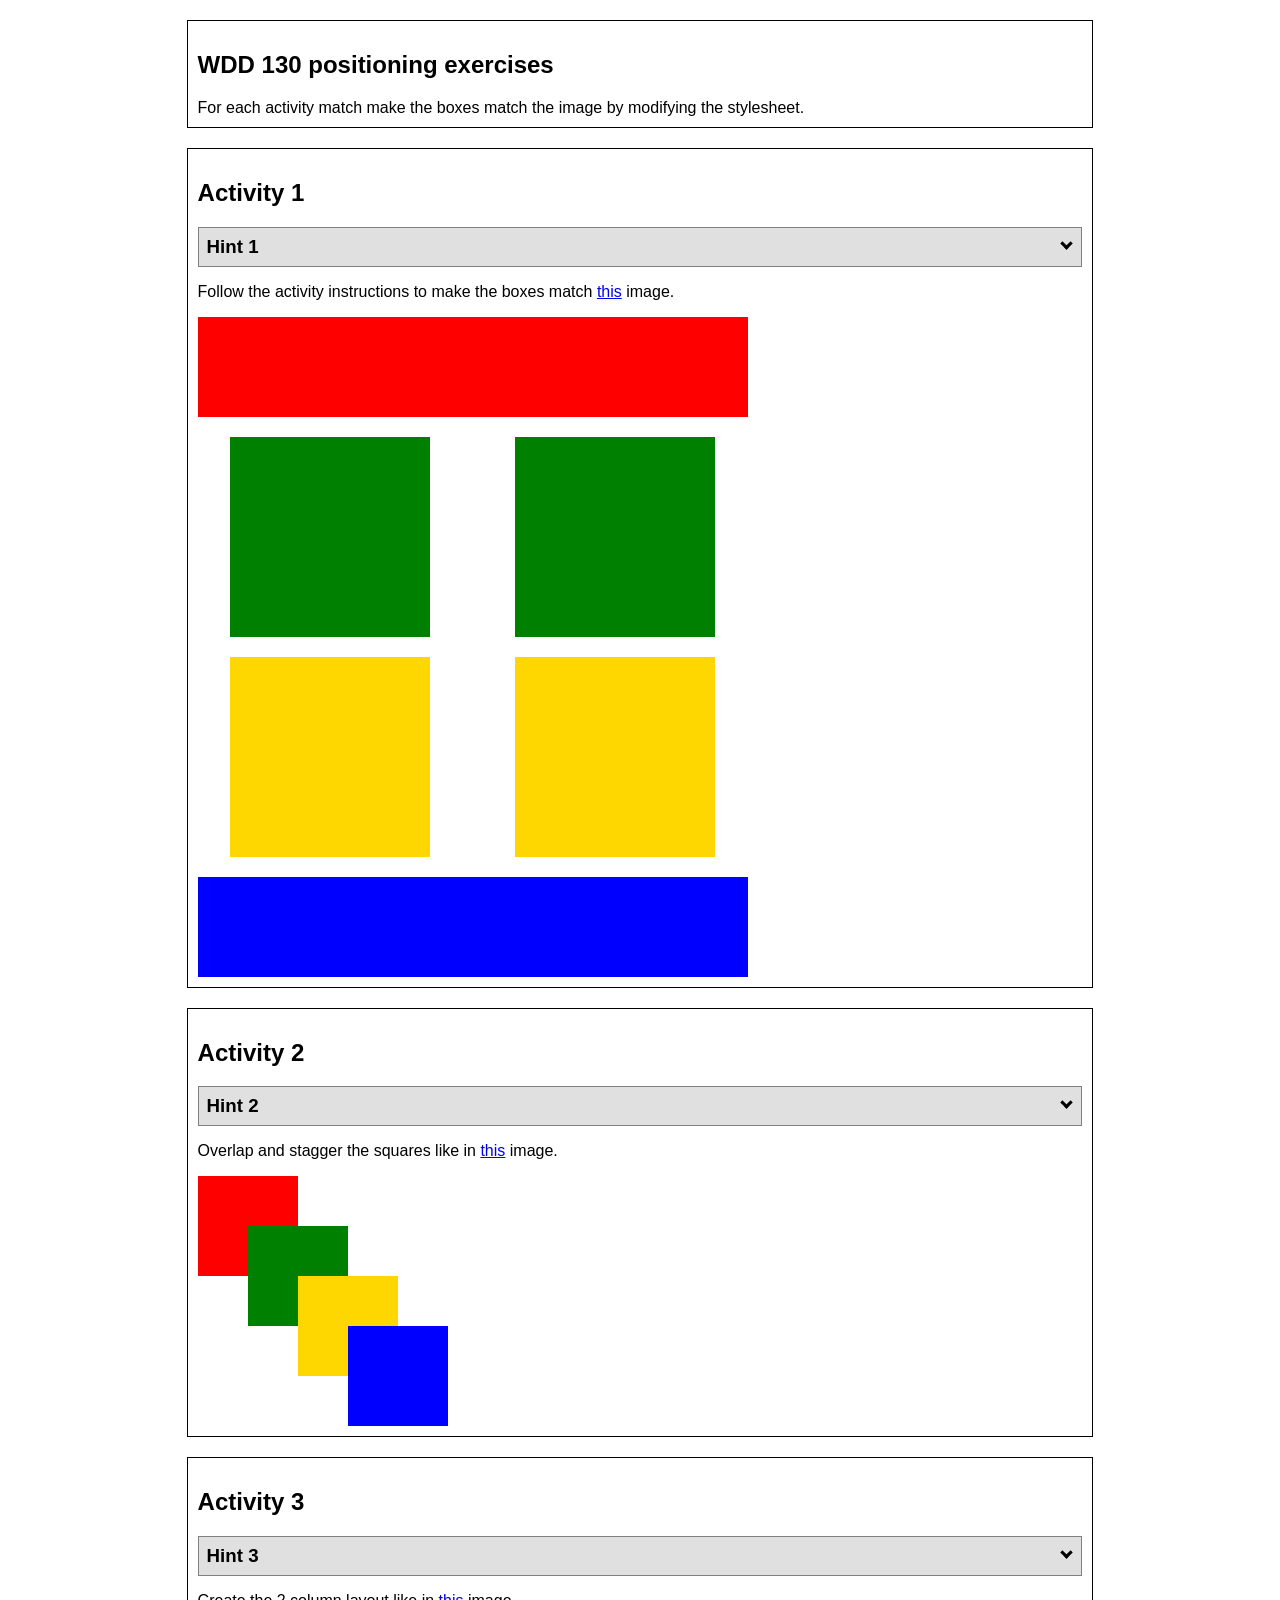
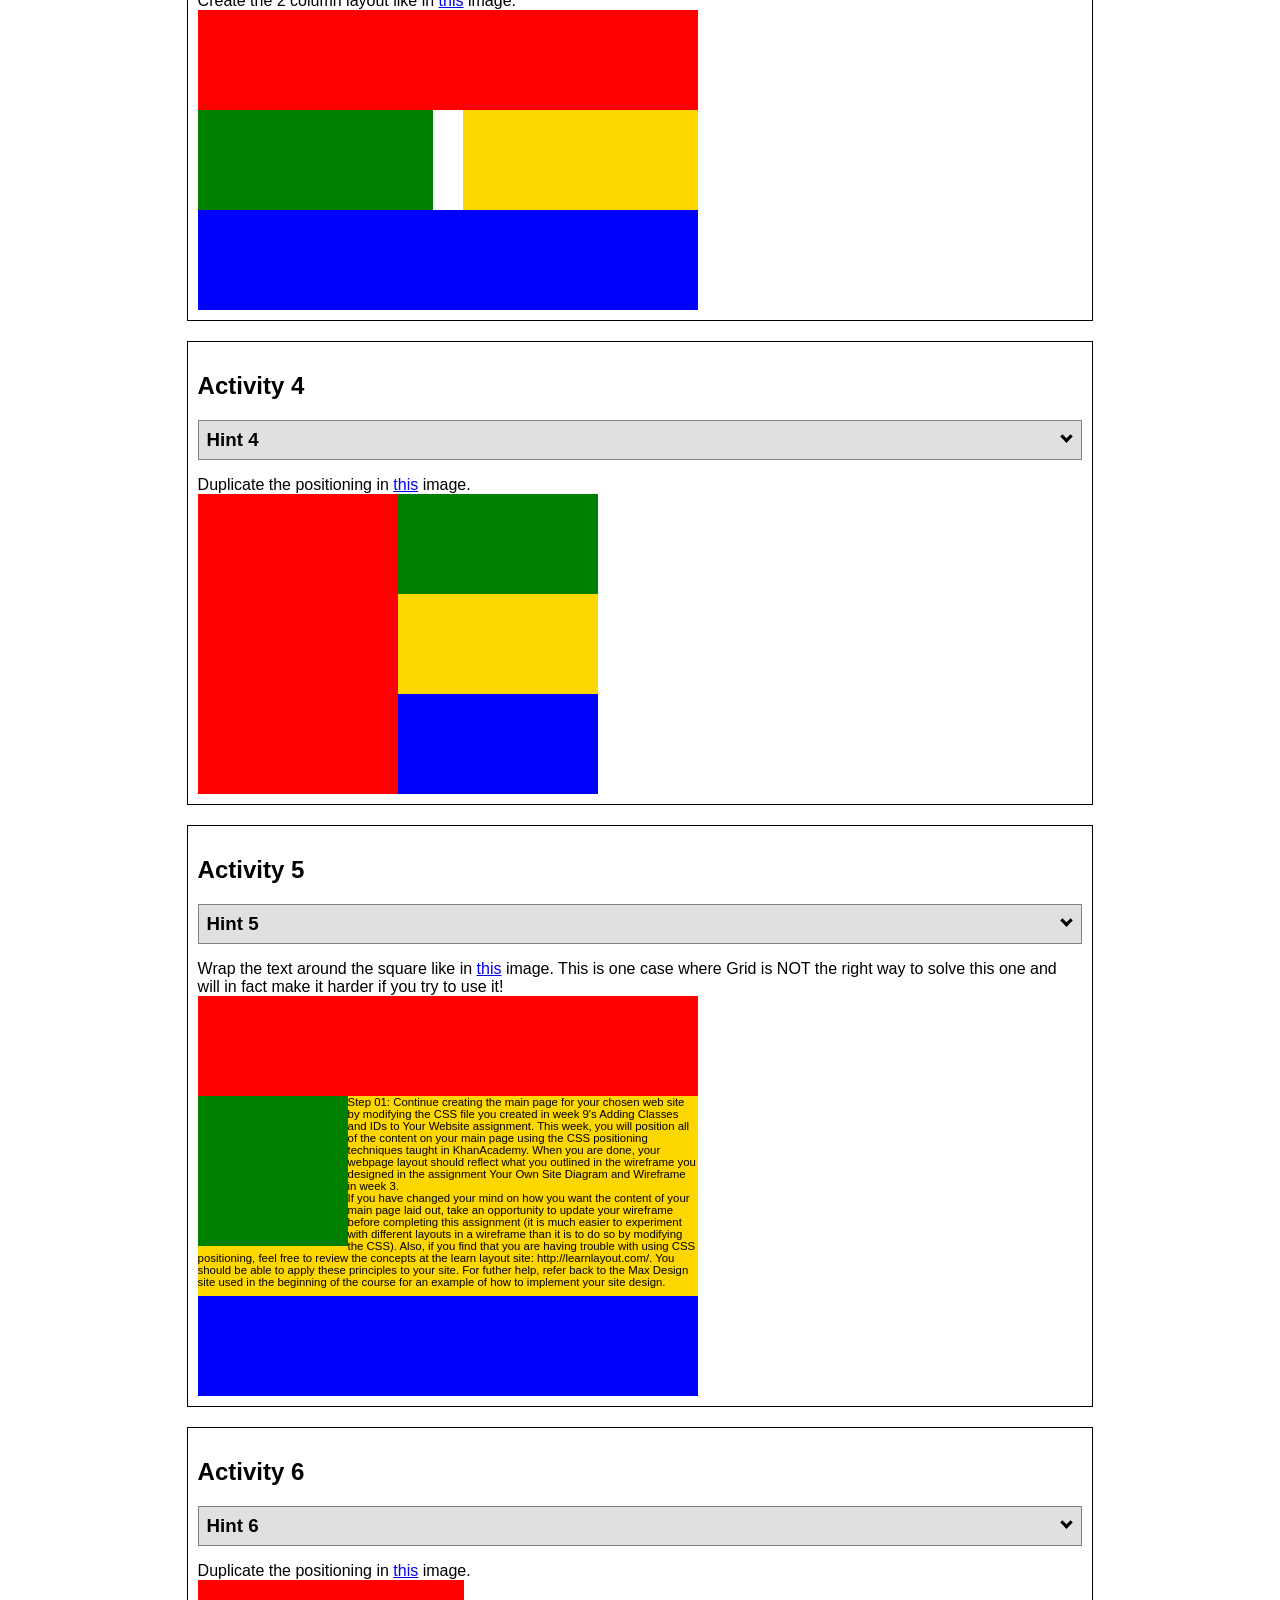
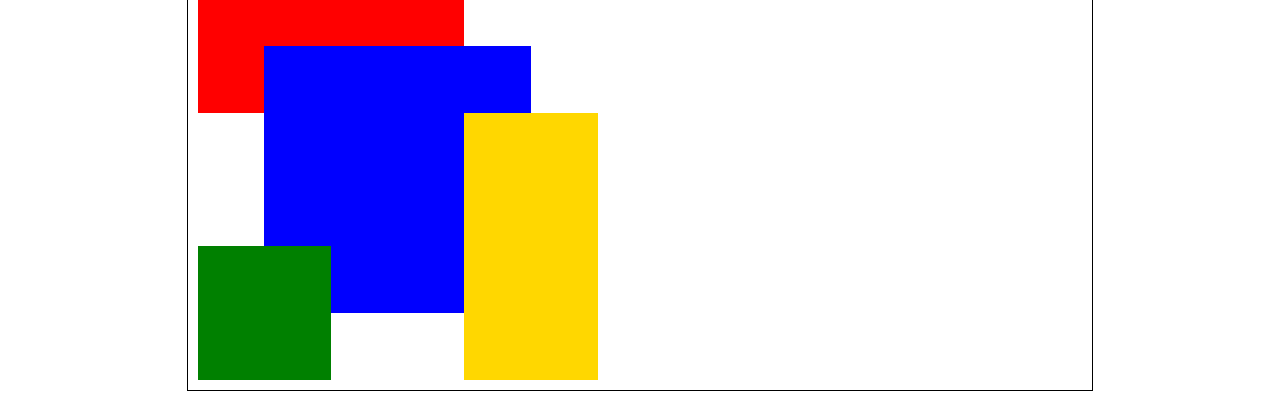
<file: ice/positioning/positioning.html>
<!DOCTYPE html>
<html lang="en">
  <head>
    <!-- HTML - Name: positioning.html -->
    <title>Positioning Activity</title>
    <link rel="stylesheet" type="text/css" href="positionstyles.css" />
  </head>
  <body>
    <div class="activity">
      <h2>WDD 130 positioning exercises</h2>
      For each activity match make the boxes match the image by modifying the stylesheet.</div>
    <div class="activity">
      <h2>Activity 1</h2>
      <section class="hint"><input type="checkbox" ><i></i> <h3>Hint 1</h3><div><p>Use the activity instructions for the firt activity</a></p></div></section>
      <p>Follow the activity instructions to make the boxes match  <a href="images/example1.png" target="_blank">this</a> image.</p>
      <div class="content1" >
        <div class="red1" ></div>
        <div class="green1" ></div>
        <div class="green1" ></div>
        <div class="yellow1"></div>
        <div class="yellow1"></div>
        <div class="blue1"></div>
      </div>
    </div>
    <div class="activity">
      <h2>Activity 2</h2>
      <section class="hint"><input type="checkbox" > <h3>Hint 2</h3><i></i><div>
      <ul>
      <li>grid-template-columns: 50px 50px 50px 50px 50px </li></ul></div></section>
      <p>Overlap and stagger the squares like in <a href="images/example2.png" target="_blank">this</a> image.</p>
      <div class="content2" >
        <div class="red2" ></div>
        <div class="green2" ></div>
        <div class="yellow2"></div>
        <div class="blue2"></div>
      </div>
    </div>
    <div class="activity">
      <h2>Activity 3</h2>
      <section class="hint"><input type="checkbox" > <h3>Hint 3</h3><i></i><div><p>This one is going to be best solved with CSS Grid. Remember to make the boxes the right width first...then start moving them around. </p><h4>Properties used:</h4><ul><li>display:grid;</li><li>grid-template-columns:</li><li>grid-column-gap:</li>
        <li>grid-column:</li>  </ul></div></section>
      Create the 2 column layout like in <a href="images/example3.png" target="_blank">this</a>  image.
      <div class="content3" >
        <div class="red3" ></div>
        <div class="green3" ></div>
        <div class="yellow3"></div>
        <div class="blue3"></div>
      </div>
    </div>
    <div class="activity">
      <h2>Activity 4</h2>
      <section class="hint"><input type="checkbox" > <h3>Hint 4</h3><i></i><div><p>For the others we have been primarily concerned with width. For this one you will need to adjust height as well. </p><h4>Properties used:</h4><ul><li>display:grid;</li><li>grid-template-columns:</li><li>grid-row:</li></ul></div></section>
      Duplicate the positioning in <a href="images/example4.png" target="_blank">this</a> image. 
      <div class="content4" >
        <div class="red4" ></div>
        <div class="green4" ></div>
        <div class="yellow4"></div>
        <div class="blue4"></div>
      </div>
    </div>

    <div class="activity">
      <h2>Activity 5</h2>
      <section class="hint"><input type="checkbox" > <h3>Hint 5</h3><i></i><div><p>Grid is <strong>not</strong> the right way to do this.  In fact there is only one way to really do that...and that is with float. Remember that we float the thing we want the text to wrap around.  Also remember to start by making all the shapes the right size and shape.</p><h4>Properties used:</h4><ul><li>float: left;</li></ul></div></section>
      Wrap the text around the square like in <a href="images/example5.png" target="_blank">this</a> image. This is one case where Grid is NOT the right way to solve this one and will in fact make it harder if you try to use it!
      <div class="content5" >
        <div class="red5" ></div>
        <div class="green5" ></div>
        <div class="yellow5">Step 01: Continue creating the main page for your chosen web site by modifying the CSS file you created in week 9's Adding Classes and IDs to Your Website assignment. This week, you will position all of the content on your main page using the CSS positioning techniques taught in KhanAcademy. When you are done, your webpage layout should reflect what you outlined in the wireframe you designed in the assignment Your Own Site Diagram and Wireframe in week 3. <br />
          If you have changed your mind on how you want the content of your main page laid out, take an opportunity to update your wireframe before completing this assignment (it is much easier to experiment with different layouts in a wireframe than it is to do so by modifying the CSS). Also, if you find that you are having trouble with using CSS positioning, feel free to review the concepts at the learn layout site: http://learnlayout.com/. You should be able to apply these principles to your site. For futher help, refer back to the Max Design site used in the beginning of the course for an example of how to implement your site design.</div>
        <div class="blue5"></div>
      </div>
    </div>
    <div class="activity">
      <h2>Activity 6</h2>
      <section class="hint"><input type="checkbox" > <h3>Hint 6</h3><i></i><div><p>This one is all about visualizing the grid behind the layout. If you are having a hard time doing that first: all the sizes are even multiples of 100, and second here is another example with the lines drawn: <a href="images/example6-hint.png" target="_blank">example 6 with lines</a>. For this one you will find it easiest if you use px for the column width. You can also use <kbd>z-index</kbd> to control the element layering.    </p><h4>Properties used:</h4><ul><li>display:grid;</li><li>grid-template-columns:</li><li>grid-column:</li><li>grid-row:</li><li><a href="https://www.w3schools.com/cssref/pr_pos_z-index.asp" target="_blank">z-index:</a></li></ul></div></section>
      Duplicate the positioning in <a href="images/example6.png" target="_blank">this</a> image.
      <div class="content6" >
        <div class="red6" ></div>
        <div class="green6" ></div>
        <div class="yellow6"></div>
        <div class="blue6"></div>
      </div>
    </div>
  </body>
</html>
</file>
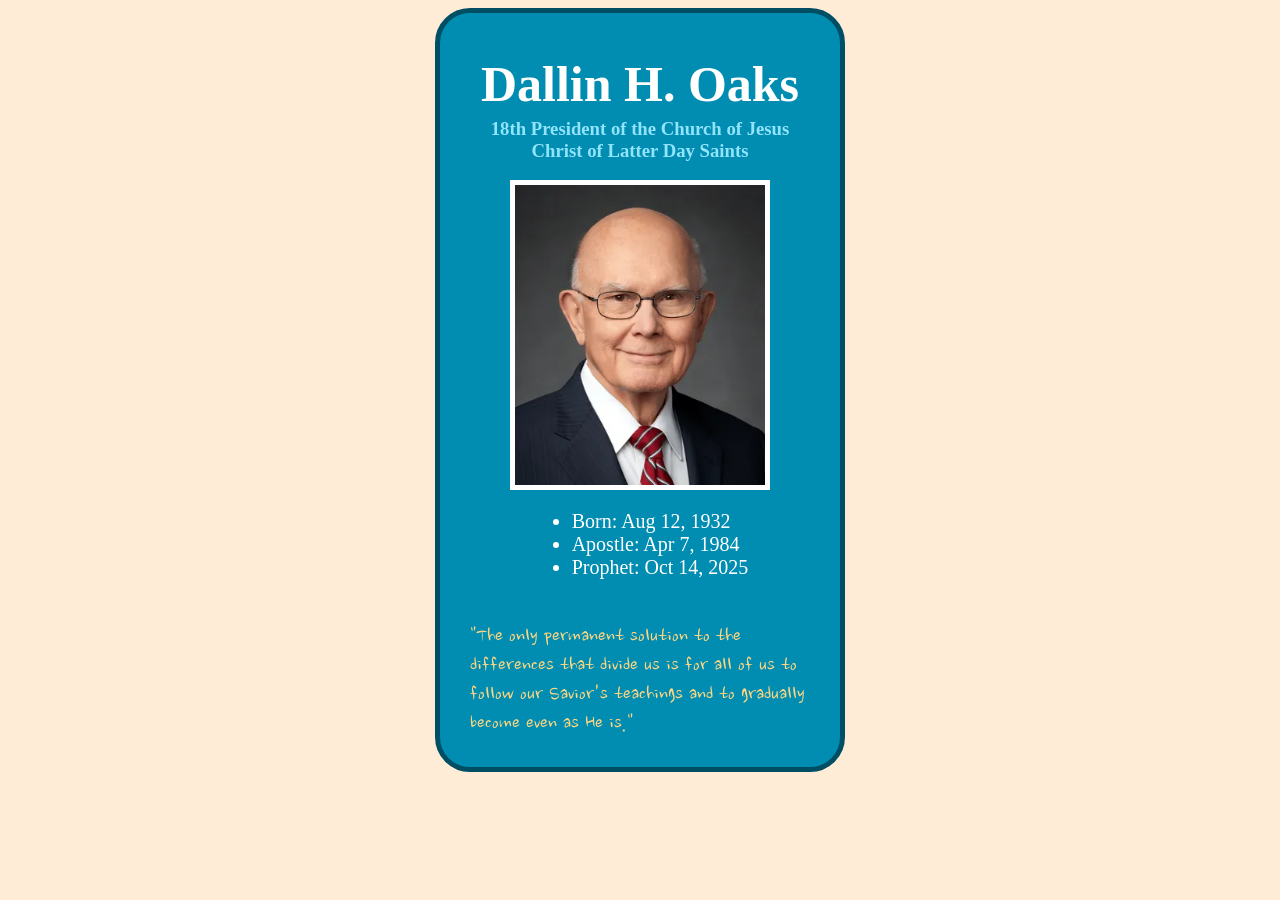
<file: ice/prophet_card/oaks.html>
<!DOCTYPE html>
<html lang="en">
<head>
    <meta charset="UTF-8">
    <meta name="viewport" content="width=device-width, initial-scale=1.0">
    <title>Dallin H. Oaks</title>
    <style>
        /* Insert styles here, this is called an internal stylesheet  */
        
        @import url('https://fonts.googleapis.com/css2?family=Nanum+Brush+Script&display=swap');
       
        body {
            background: #FFECD7;
        }
        #card{
            background: #008db1;
            border: 5px solid #004e63;
            border-radius: 35px;
            width: 400px;
            margin: 0 auto;
        }
        .title{
            color: #FFFFFE;
            font: Helvetica;
            text-align: center;
            font-size: 50px;
            margin-bottom: 5px;
        }
        h3{
            color: #91E4FB;
            font: Helvetica;
            text-align: center;
            margin-top: 5px;
            margin-right: 30px;
            margin-left: 30px;
        }
        #image-box {
            display: flex;
            justify-content: center;
        }
        #image {
            border: 5px solid white;
           width: 250px;
           height: auto;
        }
       #list { 
            display: flex;
            justify-content: center;
            color: #FFFFFE;
            font: Helvetica;
            font-size: 20px;
       }
       #quote {
             color: #FFD783;
            font-family: "Nanum Brush Script";
            text-align: left;
            font-size: 23px;
            padding: 1px 30px 5px 30px;
       }
        
    </style>
</head>
<body>
    <!-- Insert HTML elements here -->
    <div id="card">
        <section>
            <h1 class="title">Dallin H. Oaks</h1>
            <h3> 
                <a class="link" href: churchofjesuschrist.org>18th President of the Church of Jesus Christ of Latter Day Saints</a>
            </h3>
        </section>
    <div id="image-box">
        <img id="image" src="images/oaks.webp" alt="Dallin H. Oaks">
    </div>
    <div id="list">
        <ul>
            <li> Born: Aug 12, 1932</li>
            <li> Apostle: Apr 7, 1984</li>
            <li> Prophet: Oct 14, 2025</li>
         </ul>
    </div>
    <p id="quote"> "The only permanent solution to the differences that divide us is for all of us to follow our Savior's teachings and to gradually become even as He is."</p>
    </div>

</body>
</html>
</file>
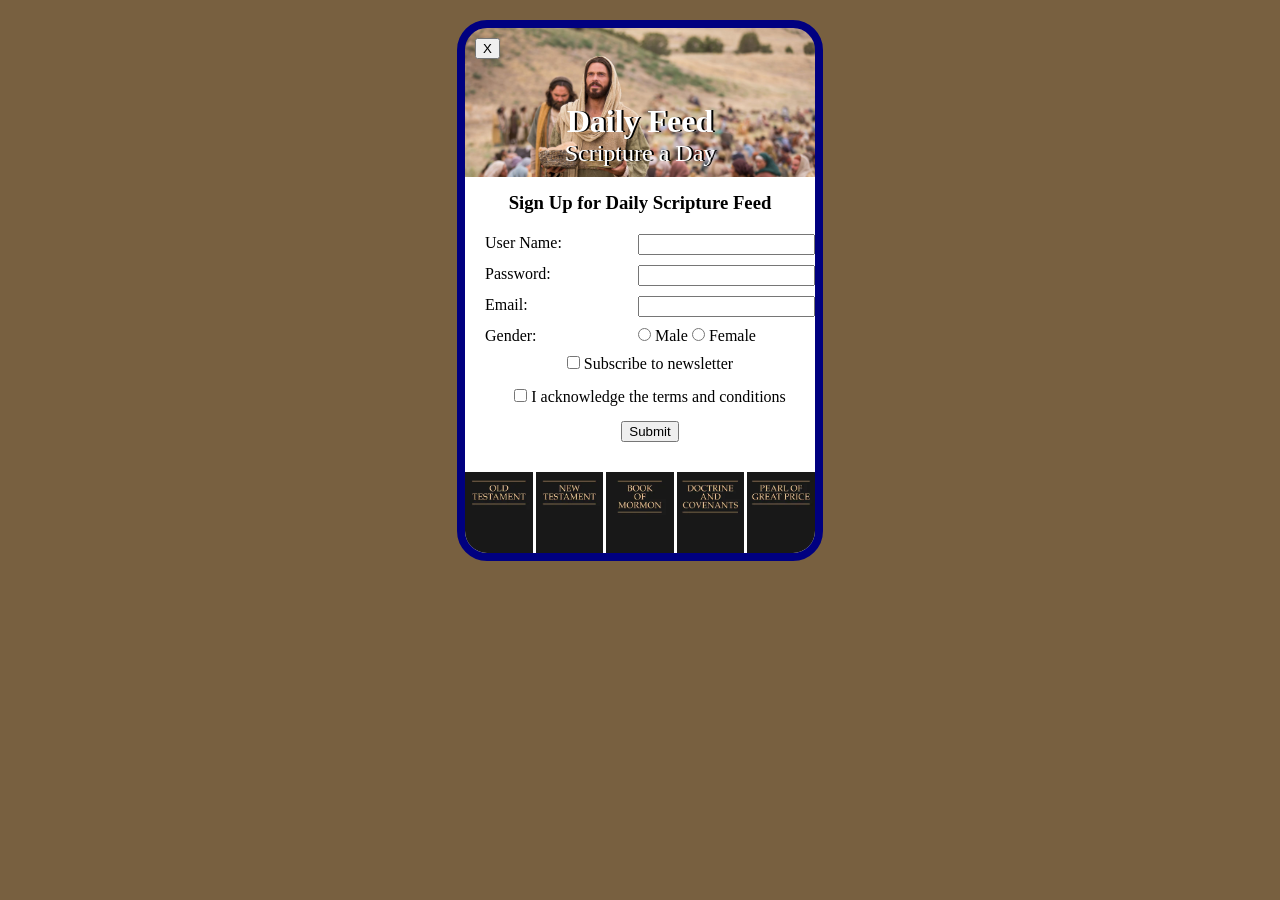
<file: ice/signup/signup.html>
<!DOCTYPE html>
<html lang="en">

<head>
    <meta charset="UTF-8">
    <meta name="viewport" content="width=device-width, initial-scale=1.0">
    <title>Daily Feed Sign Up</title>

    <style>
        * {
            margin: 0;
        }

        body {
            background: rgb(120, 96, 64);
        }
        #formContainer {
            border: 8px solid #000080;
            width: 350px;
            height: 525px;
            margin: 20px auto 0 auto;
            border-radius: 30px;
            text-align: center;
            background: white;
            background-image: url("images/jesus_feeds_5000.jpeg");
            background-repeat: no-repeat;
            background-size: 100% auto;
            position: relative;
            overflow: hidden;

        }
        h1 {
            color: white;
            padding-top: 75px;
            text-shadow: 2px 0px black;
        }
        h2 {
            color: white;
            text-shadow: 2px 0px black;
            font-weight: 200;
            padding-bottom: 10px;
        }
        h3 {
            background-color: white;
            padding-top: 15px;
            padding-bottom: 10px;
        }
        #myForm {
            background-color: white;
            padding-top: 10px;
            display: grid;
            grid-template-columns: 1fr 1fr;
            gap: 10px;
            justify-items: left;
            padding-left: 20px;
        }
        #closeBtn {
            position: absolute;
            top: 10px;
            left: 10px;
        }
        #subscribe {
            grid-column: 1/3;
            justify-self: center;
        }
        #conditions {
            padding-top: 5px;
            grid-column: 1/3;
            justify-self: center;
        }
        #submit {
            padding-top: 5px;
            grid-column: 1/3;
            justify-self: center;
        }
        #images {
            padding-top: 30px;
            display: grid;
            grid-template-columns: 1fr 1fr 1fr 1fr 1fr;
            column-gap: 3px;
        }
        .old {
            grid-column: 1/2;
            width: 100%;
        }
         .new {
            grid-column: 2/3;
            width: 100%;
        }
         .book {
            grid-column: 3/4;
            width: 100%;
        }
         .doc {
            grid-column: 4/5;
            width: 100%;
        }
         .pearl {
            grid-column: 5/6;
            width: 100%;
        }
    </style>




</head>

<body>
    <div id="formContainer">
        <h1>Daily Feed</h1>
        <h2>Scripture a Day</h2>
        <h3>Sign Up for Daily Scripture Feed</h3>
        <form id="myForm">
            <button type="button" id="closeBtn">X</button>
            <label for="username">User Name:</label>
            <input type="text" id="username" name="username" required>

            <label for="password">Password:</label>
            <input type="password" id="password" name="password" required>

            <label for="email">Email:</label>
            <input type="email" id="email" name="email" required>

            <label>Gender:</label>
            <div>
                <input type="radio" id="male" name="gender" value="male" required>
                <label for="male">Male</label>
                <input type="radio" id="female" name="gender" value="female" required>
                <label for="female">Female</label>
            </div>

            <section id="subscribe">
                <input type="checkbox" id="newsletter" name="newsletter">
                <label for="newsletter">Subscribe to newsletter</label>
            </section>

            <section id="conditions">
                <input type="checkbox" id="conditions" name="conditions" required>
                <label for="conditions">I acknowledge the terms and conditions</label>
            </section>

            <section id="submit">
                <button type="submit">Submit</button>
            </section>
        </form>
         <div id="images">
            <img class= "old" src="images/old_testament.webp" alt ="Old Testament">
            <img class= "new" src="images/new_testament.webp" alt ="New Testament">
            <img class= "book" src="images/book_of_mormon.webp" alt ="Book of Mormon">
            <img class= "doc" src="images/doctrine_and_covenants.webp" alt ="Doctrine and Covenants">
            <img class= "pearl" src="images/pearl_of_great_price.webp" alt ="Pearl of Great Price">
         </div>
    </div>
    


    <div id="output"></div>

    <script>
        // Here is some Javascript to start looking forward to wdd131
        document.getElementById("closeBtn").addEventListener("click", function () {
            document.getElementById("formContainer").style.display = "none";
         });
        const form = document.getElementById('myForm');
        const output = document.getElementById('output');

        form.addEventListener('submit', function (event) {
            event.preventDefault(); // Stop form from actually submitting

            const formData = new FormData(form);
            const entries = [];

            for (const [key, value] of formData.entries()) {
                if (key == "password") {
                    entries.push(`<strong>${key}</strong>: ${value} (you should probably encrypt the password)`);
                } else {
                    entries.push(`<strong>${key}</strong>: ${value}`);
                }
            }

            output.innerHTML = `
            <br>  
            <h3>Here is the data that would be sent to the server:</h3>
            <ul>
                ${entries.map(item => `<li>${item}</li>`).join('')}
            </ul>
            `;
                });
    </script>

</body>

</html>
</file>
<file: styles/style.css>
/* general styles */
@import url('https://fonts.googleapis.com/css2?family=Montserrat:ital,wght@0,100..900;1,100..900&family=Playfair+Display:ital,wght@0,400..900;1,400..900&display=swap');

#content{
    background-color: white;
    max-width: 100%;
    margin: 0 auto;
    font-family: "Playfair Display", "Montserrat", sans-serif;
}
/* header and nav */

header {
    display: grid;
    grid-template-columns: 1fr 1fr 1fr 1fr 1fr;
    align-items: center;
    background-color: white;
}

#logo_link {
    grid-column: 3;
    grid-row: 1;
    justify-self: center;
}

.logo {
    width: 80px;
    padding-top: 5px;
}

nav {
    display: contents;
}

nav a {
    font-family: "Playfair Display";
    color: #486f95;
    font-weight: bold;
    font-size: 22px;
    border-radius: 5px;
    width: 100px;
    padding: 20px;
    text-align: center;
    display: inline-block;
    text-decoration: none;
}

nav a:hover {
    color: #243b53;
    background-color: #486f95;
}

.home-link {
    grid-column: 1/2;
    justify-self: center;
}

.wrr-link {
    grid-column: 2/3;
    justify-self: center;
}

.ice_link {
    grid-column: 4/5;
    justify-self: center;
}

.about_me_link {
    grid-column: 5/6;
    justify-self: center;
}

#header {
    font-family: "Montserrat";
    color: #333333;
    grid-column: 1/2;
    padding-left: 60px;
}

#header2 {
    font-family: "Montserrat";
    color: #333333;
    grid-column: 2/3;
}

.title_line {
    background-color: #f1f3f5;
    display: grid;
    align-items: center;
    grid-template-columns: 1fr 1fr;
    grid-column: 1/-1;
    justify-items: center;
}

/* welcome section */

#welcome {
    display: grid;
    grid-template-columns: 1fr 1fr;
    grid-template-rows: auto auto;
    background-image: url("../images/stripes.jpeg");
}

#paragraph_header {
    grid-column: 1/2;
    grid-row: 1/2;
    margin: 0 auto;
    text-align: center;
    justify-self: center;
    padding-top: 75px;
    padding-left: 45px;
    color: #243b53;
}

#paragraph_text {
    grid-column: 1/2;
    grid-row: 2/4;
    text-align: center;
    justify-self: center;
    padding-left: 45px;
    color: #486f95;
}

.tbdimage {
    grid-column: 2/3;
    grid-row: 1/4;
    align-content: center;
    margin: 0 auto;
    width: 100%;
    max-width: 500px;
}

/*home grid */

.home-grid {
    display: grid;
    grid-template-columns: 1fr 1fr 1fr;
    grid-template-rows: 1fr 1fr;
    padding-top: 50px;
    text-align: center;
    color: #243b53;
    row-gap: 40px;
    justify-items: center;
    align-items: start;
}

.wrr-img {
    max-width: 300px;
    border: 5px solid #333333;
    border-radius: 25px;
}

.ice-img {
    max-width: 300px;
    border: 5px solid #333333;
    border-radius: 25px;
}

.about-me-img {
    max-width: 300px;
    border: 5px solid #333333;
    border-radius: 25px;
}

/* list, table, form */

#list {
    grid-column: 1/2;
    grid-row: 2/3;
    background: #486f95;
    height: 300px;
    width: 300px;
    margin-top: 0;
    box-sizing: border-box;
    padding: 25px;
    border: 5px solid #333333;
    border-radius: 25px;
    text-align: left;

}

#list h3 {
    text-align: center;
    font-size: 20px;
}

#list li {
    margin-bottom: 5px;
}

ul li:first-child {
    list-style: none;
}

#table {
    grid-column: 2/3;
    grid-row: 2/3;
    background: #486f95;
    height: 300px;
    width: 300px;
    box-sizing: border-box;
    border: 5px solid #333333;
    border-radius: 25px;
}

.form {
    grid-column: 3/4;
    grid-row: 2/3;
    background: #486f95;
    height: 300px;
    width: 300px;
    box-sizing: border-box;
    padding-top: 10px;
    border: 5px solid #333333;
    border-radius: 25px;
}

/* footer */

footer {
    background: #243b53;
    padding-top: 25px;
    color: white;
    font-size: 25px;
    padding: 15px;
}

/* ice page */

.ice-grid {
    display: grid;
    grid-template-columns: 1fr 1fr 1fr 1fr;
    grid-template-rows: 1fr 1fr;
    justify-items: center;
    gap: 25px;
    padding: 30px;
}

.ice-card {
    background-color: #486f95;
    color: white;
    width: 100%;
    border: 5px solid #333333;
    border-radius: 25px;
    text-align: center;
    max-width: 200px;
    display: grid;
    grid-template-rows: 125px 1fr  1fr 1fr;
}

.ice-card {
    font-size: 18px;
}

.ice-card p {
    font-family: "Montserrat";
    font-size: 14px;
    padding: 0px 5px 0px 5px;
}

.ice-card a {
    color: white;
    font-weight: bold;
    text-decoration: none;
    display: inline-block;
    background-color: #243b53;
    padding: 10px 20px;
    border-radius: 0 0 20px 20px;
}

.ice-card a:hover {
    background-color: white;
    color: #333333
}
</file>
<file: wwr/styles/style.css>
@import url('https://fonts.googleapis.com/css2?family=Barriecito&family=Commissioner:wght@100..900&display=swap');


#content{
    max-width: 1600px;
    margin: 0 auto;
}
nav a{
    text-align: center;
    color:#fecc20;
    text-decoration: none;
    padding: 35px;
}
#hero-msg h1, #hero-msg h4{
    text-align: center;
}
.button-box{
    text-align: center;
}
main section{
    text-align: center;
}
#background{
    height: 725px;
    background-color: #0177C1;
}
body{
    background-color: #fecc20;
    font-family: "Commissioner", Helvetica, sans-serif;
    font-size: 22px;
    margin: 0;
    padding: 0;
}
header{
    background-color: #1BA6E1;
    opacity: 80%;
    display: grid;
    grid-template-columns: 150px auto;
}
nav a:hover{
    background-color: #fecc20;
    color: #1BA6E1;
}
.book, .join{
    background-color: #0177C1;
    color: #fecc20;
    text-decoration: none;
    font-size: 18px;
    padding: 15px 30px;
    margin-top: 50px;
    border-radius: 5px;
}
.book:hover, .join:hover{
    background-color: #1BA6E1;
    color: #fecc20;
}
.msg{
    background-color: #1BA6E1;
    line-height: 1.5em;
    padding: 35px;
    grid-column: 6/10;
    grid-row: 6/7;
    box-shadow: 5px 5px 10px #6f7364;
}
footer{
    background-color: #0177C1;
    color: #fecc20;
    padding: 25px 50px;
    margin-top: 200px;
    display: flex;
    justify-content: space-around;
    align-items: center;
}
.home-title{
    color: white;
    font-family: "Barriecito", sans-serif;
    font-size: 2em;
    margin-top: 10px;
}
h4{
    color:#fecc20;
}
.msg h2{
    color: white;
}
.msg p{
    color:#1077C1;
    padding-bottom: 15px;
}
footer a{ 
    color:white;
    text-decoration: none;
    font-size: .8em;
}
footer a:hover{
    color: #1BA6E1;
}
.logo{
    width: 80px;
}
.icon{
    width: 80px;
    padding-top: 10px;
}
#hero-img{
    width: 100%;
}
footer p{
    font-size: 1.2em;
}
footer p a:hover{
    text-decoration: underline;
}
h2 {
    margin: 0;
}
#logo_link{ 
    padding-top: 5px;
    justify-self: center;
    align-self: center;
}
footer .social img{
    padding-top: 15px;
}
.rivers-card, .camping-card, .rapids-card{
    margin: 200px 0;
}
.card-img{
    border: 10px solid #d9c2a3;
    transition: transform .5s;
    box-shadow: 5px 5px 10px #6f7364;
}
.card-img:hover{ 
    opacity: .6;
    transform: scale(1.1);
}
main section img{
    box-sizing: border-box;
}
nav {
    display: flex;
    justify-content: space-around;
}
#hero { 
    display: grid;
    grid-template-columns: 1fr 3fr 1fr;
    margin-top: -100px;
}
#hero-box {
    grid-column: 1/4;
    grid-row: 1/3;
    z-index: -1;
}
#hero-msg{
    grid-column: 2/3;
    grid-row: 1/2;
    margin-top: 100px;
}
#hero-img {
    width: 100%;
}
.home-grid {
    display: grid;
    grid-template-columns: repeat(10, 1fr)
}
.card-img, .mountains {
    width: 100%;
}
.rivers-card{
    grid-column: 2/4;
    grid-row: 2/3;
}
.camping-card{
    grid-column: 5/7;
    grid-row: 2/3;
}
.rapids-card{
    grid-column: 8/10;
    grid-row: 2/3;
}
#background{
    grid-column: 1/11;
    grid-row: 4/9;
}
.mountains{
    grid-column: 2/7;
    grid-row: 5/8;
    box-shadow: 5px 5px 10px #6f7364
}
@media screen and (max-width: 900px) {
    #hero, .home-grid {
        display: block;
        height: auto;
    }
    nav, footer {
        flex-direction: column;
    }
    nav a {
        display: block;
        padding: 15px;
    }
    #hero {
        margin-top: 0;
    }
    #hero-msg {
        margin-top: 0;
    }
    #hero-msg h4 {
        display: none;
    }
    #hero-msg h1 {
        color: #6f7364;
    }
    .home-title {
        font-size: 25px;
    }
    .rivers-card, .camping-card, .rapids-card { 
        margin: 50px auto;
        width: 60%;
    }
    #background {
        display: none;
    }
    .mountains, .msg {
        width: 80%;
        display: block;
        margin: 0 auto;
    }
    footer {
        margin-top: 25px;
    }
}
</file>
<file: ice/halloween/styles/styles.css>
@import url('https://fonts.googleapis.com/css2?family=Creepster&family=Nosifer&family=Outfit:wght@400;500;600;700;800;900&display=swap');

/* ==========================================
   THE AFTERDARK EXPERIENCE
   Neon Halloween • Electric Midnight
   ========================================== */

:root {
    --night: #080311;
    --purple: #a855f7;
    --violet: #6d28d9;
    --orange: #ff7000;
    --gold: #ffb300;
    --acid: #baff39;
    --white: #fff0e5;
}

* {
    margin: 0;
    padding: 0;
    box-sizing: border-box;
}

html {
    scroll-behavior: smooth;
}

body {
    min-height: 100vh;
    overflow-x: hidden;
    color: var(--white);
    font-family: 'Outfit', sans-serif;

    background:
        radial-gradient(
            ellipse at 50% 12%,
            #512078 0%,
            transparent 42%
        ),
        radial-gradient(
            ellipse at 10% 70%,
            #351054 0%,
            transparent 38%
        ),
        radial-gradient(
            ellipse at 90% 85%,
            #60200e 0%,
            transparent 35%
        ),
        var(--night);
}

/* Moving purple atmospheric lights */
body::before {
    content: "";
    position: fixed;
    inset: -50%;
    z-index: -1;
    pointer-events: none;

    background:
        radial-gradient(
            ellipse at 35% 40%,
            rgba(168,85,247,.16),
            transparent 40%
        ),
        radial-gradient(
            ellipse at 70% 60%,
            rgba(255,112,0,.12),
            transparent 35%
        );

    animation: atmosphere 18s ease-in-out infinite alternate;
}

/* Starfield */
body::after {
    content: "";
    position: fixed;
    inset: 0;
    z-index: -1;
    pointer-events: none;

    background-image:
        radial-gradient(2px 2px at 15% 20%, #fff, transparent),
        radial-gradient(2px 2px at 65% 12%, #fff, transparent),
        radial-gradient(2px 2px at 85% 55%, #fff, transparent),
        radial-gradient(2px 2px at 30% 75%, #fff, transparent),
        radial-gradient(2px 2px at 50% 40%, #fff, transparent),
        radial-gradient(2px 2px at 75% 90%, #fff, transparent);

    background-size: 330px 330px;
    opacity: .45;
    animation: stars 5s ease-in-out infinite alternate;
}

#wrapper {
    position: relative;
    max-width: 1450px;
    margin: auto;
    isolation: isolate;
}

/* ==========================================
   FLOATING GLASS NAVIGATION
   ========================================== */

header {
    position: relative;
    z-index: 10;
    padding: 28px 5%;
}

nav {
    position: relative;
    padding: 12px 25px;
    border-radius: 100px;

    background: rgba(20,8,35,.65);
    backdrop-filter: blur(25px);

    border: 1px solid rgba(255,145,40,.3);

    box-shadow:
        0 0 35px rgba(255,112,0,.1),
        inset 0 1px 0 rgba(255,255,255,.12);
}

nav ul {
    display: flex;
    justify-content: space-evenly;
    align-items: center;
    flex-wrap: wrap;
    gap: 10px;
    list-style: none;
}

nav li {
    position: relative;
    padding: 13px 24px;
    border-radius: 50px;

    font-size: .85rem;
    font-weight: 800;
    letter-spacing: 2px;
    text-transform: uppercase;

    cursor: pointer;
    transition: all .35s ease;
}

nav li:hover {
    color: #13051e;
    background: var(--gold);
    transform: translateY(-4px);

    box-shadow:
        0 0 20px rgba(255,179,0,.7),
        0 0 45px rgba(255,112,0,.35);
}

/* ==========================================
   MAIN CONTENT
   ========================================== */

main {
    display: grid;
    grid-template-columns: repeat(3, minmax(0,1fr));
    gap: 24px;

    padding: 45px 5% 110px;
    text-align: center;
}

/* ==========================================
   GIANT NEON HORROR TITLE
   ========================================== */

h1 {
    grid-column: 1 / -1;
    position: relative;
    z-index: 2;

    max-width: 1200px;
    margin: 20px auto 10px;

    font-family: 'Nosifer', 'Creepster', cursive;
    font-size: clamp(3rem,7vw,7rem);
    line-height: 1.5;
    letter-spacing: 2px;

    color: var(--orange);

    background: linear-gradient(
        180deg,
        #fff29b 0%,
        #ffbb22 25%,
        #ff7000 60%,
        #ff3500 100%
    );

    background-clip: text;
    -webkit-background-clip: text;
    -webkit-text-fill-color: transparent;

    filter: drop-shadow(0 0 20px rgba(255,105,0,.65));

    animation:
        titleEnter 1.3s ease-out both,
        titleGlow 3s ease-in-out infinite alternate;
}


/* Glowing decorative line */
h1::after {
    content: "";
    display: block;
    width: min(70%, 420px);
    height: 3px;
    margin: 20px auto 0;

    background: linear-gradient(
        90deg,
        transparent,
        var(--purple),
        var(--orange),
        var(--purple),
        transparent
    );

    box-shadow: 0 0 25px var(--orange);
}

/* ==========================================
   FLOATING HERO IMAGE
   ========================================== */

main > img {
    grid-column: 1 / -1;

    display: block;
    width: min(85%,600px);
    height: auto;
    margin: 0 auto 90px;
    border-radius: 25px;

    object-fit: contain;

    filter:
        drop-shadow(0 0 25px rgba(255,112,0,.55))
        drop-shadow(0 0 70px rgba(168,85,247,.4));

    animation: levitate 5s ease-in-out infinite;

    transition: filter .4s ease;
}

main > img:hover {
    filter:
        drop-shadow(0 0 45px rgba(255,112,0,.9))
        drop-shadow(0 0 95px rgba(168,85,247,.75));
}

/* ==========================================
   SUPERNATURAL GLASS CARDS
   ========================================== */

section {
    --card-glow: #ff8000;

    position: relative;
    min-width: 0;
    min-height: 420px;

    padding: 105px 32px 70px;

    text-align: left;

    background:
        linear-gradient(
            145deg,
            rgba(62,25,83,.88),
            rgba(13,6,26,.96)
        );

    border: 1px solid rgba(255,255,255,.12);
    border-radius: 26px;

    box-shadow:
        0 20px 50px rgba(0,0,0,.45),
        inset 0 1px 0 rgba(255,255,255,.12);

    overflow: hidden;

    transition:
        transform .5s cubic-bezier(.2,.8,.2,1),
        box-shadow .5s,
        border-color .5s;
}

section:nth-of-type(2) {
    --card-glow: #bd78ff;
}

section:nth-of-type(3) {
    --card-glow: #baff39;
}

/* Animated glowing upper border */
section::before {
    content: "";

    position: absolute;
    top: 0;
    left: -100%;

    width: 200%;
    height: 5px;

    background: linear-gradient(
        90deg,
        transparent,
        var(--card-glow),
        #fff,
        var(--card-glow),
        transparent
    );

    box-shadow: 0 0 25px var(--card-glow);

    animation: borderTravel 6s linear infinite;
}

/* Giant translucent artifact numbers */
section::after {
    position: absolute;
    top: 12px;
    right: 18px;

    font-family: 'Outfit', sans-serif;
    font-size: clamp(6rem,10vw,10rem);
    font-weight: 900;
    line-height: 1;

    color: transparent;
    -webkit-text-stroke: 2px rgba(255,255,255,.1);

    pointer-events: none;

    transition:
        transform .5s,
        -webkit-text-stroke-color .5s;
}

section:nth-of-type(1)::after {
    content: "01";
}

section:nth-of-type(2)::after {
    content: "02";
}

section:nth-of-type(3)::after {
    content: "03";
}

section:hover {
    z-index: 3;
    transform: translateY(-20px) scale(1.025);

    border-color: var(--card-glow);

    box-shadow:
        0 30px 70px rgba(0,0,0,.65),
        0 0 35px color-mix(
            in srgb,
            var(--card-glow) 35%,
            transparent
        ),
        inset 0 0 45px rgba(255,255,255,.04);
}

section:hover::after {
    transform: translate(-10px,15px) rotate(-8deg);
    -webkit-text-stroke-color: var(--card-glow);
}

/* ==========================================
   CARD TITLES
   ========================================== */

h2 {
    position: relative;
    z-index: 1;

    margin-bottom: 22px;

    font-family: 'Creepster', cursive;
    font-size: clamp(2.7rem,4vw,4.5rem);
    font-weight: 400;
    letter-spacing: 3px;

    color: var(--card-glow);
    text-shadow: 0 0 25px var(--card-glow);
}

/* ==========================================
   CARD DESCRIPTIONS
   ========================================== */

section p {
    position: relative;
    z-index: 1;

    color: #e2d1e8;
    font-size: 1.02rem;
    line-height: 1.9;
}

/* Hidden spooky messages */
section p::after {
    display: block;
    margin-top: 25px;
    padding-top: 15px;

    border-top: 1px solid var(--card-glow);

    font-size: .7rem;
    font-weight: 900;
    letter-spacing: 2px;
    text-transform: uppercase;

    color: var(--card-glow);

    opacity: 0;
    transform: translateY(15px);

    transition: all .4s ease;
}

section:nth-of-type(1) p::after {
    content: "THEY COME ALIVE AT MIDNIGHT";
}

section:nth-of-type(2) p::after {
    content: "SOMETHING IS WATCHING YOU";
}

section:nth-of-type(3) p::after {
    content: "THE DEAD HAVE AWAKENED";
}

section:hover p::after {
    opacity: 1;
    transform: translateY(0);
}

/* ==========================================
   FOOTER
   ========================================== */

footer {
    position: relative;

    padding: 60px 20px;
    text-align: center;

    background: rgba(0,0,0,.45);
    border-top: 1px solid rgba(255,112,0,.3);

    font-family: 'Creepster', cursive;
    font-size: 2rem;
    letter-spacing: 4px;

    color: var(--gold);

    text-shadow: 0 0 25px rgba(255,112,0,.6);
}


/* ==========================================
   ANIMATIONS
   ========================================== */

@keyframes levitate {
    0%,100% {
        transform: translateY(0) rotate(-2deg);
    }
    50% {
        transform: translateY(-25px) rotate(2deg);
    }
}

@keyframes titleGlow {
    from {
        filter: drop-shadow(
            0 0 10px rgba(255,100,0,.45)
        );
    }
    to {
        filter: drop-shadow(
            0 0 35px rgba(255,100,0,.95)
        );
    }
}

@keyframes titleEnter {
    from {
        opacity: 0;
        transform: translateY(-60px) scale(.85);
    }
    to {
        opacity: 1;
        transform: translateY(0) scale(1);
    }
}

@keyframes borderTravel {
    from {
        transform: translateX(-40%);
    }
    to {
        transform: translateX(40%);
    }
}

@keyframes atmosphere {
    from {
        transform: translateX(-12%) rotate(0deg);
    }
    to {
        transform: translateX(12%) rotate(12deg);
    }
}

@keyframes stars {
    from {
        opacity: .2;
    }
    to {
        opacity: .7;
    }
}

/* ==========================================
   MOBILE RESPONSIVENESS
   ========================================== */

@media (max-width: 1000px) {
    main {
        grid-template-columns: repeat(2,minmax(0,1fr));
    }

    section:last-of-type {
        grid-column: 1 / -1;
    }
}

@media (max-width: 650px) {
    header {
        padding: 15px;
    }

    nav {
        border-radius: 25px;
        padding: 10px;
    }

    nav li {
        padding: 10px 12px;
        font-size: .7rem;
        letter-spacing: 1px;
    }

    main {
        grid-template-columns: minmax(0,1fr);
        padding: 20px 5% 65px;
    }

    h1 {
        font-size: clamp(2.5rem,10vw,4.5rem);
        line-height: 1.6;
    }

    h1::before {
        letter-spacing: .15em;
    }

    main > img {
        width: 95%;
        margin-bottom: 45px;
    }

    section,
    section:last-of-type {
        grid-column: 1 / -1;
        min-height: auto;
        padding: 95px 25px 65px;
    }

    footer {
        font-size: 1.5rem;
    }
}

@media (prefers-reduced-motion: reduce) {
    *,
    *::before,
    *::after {
        animation: none !important;
        transition: none !important;
    }
}







/* ====================================
   FUTURISTIC NEON NAVIGATION
   ==================================== */

nav {
    position: relative;
    isolation: isolate;
    overflow: hidden;

    border: 1px solid transparent;
    border-radius: 100px;

    background:
        linear-gradient(
            rgba(20, 8, 35, 0.9),
            rgba(30, 10, 50, 0.85)
        ) padding-box,
        linear-gradient(
            120deg,
            #ff7000,
            #a855f7,
            #ffb300,
            #a855f7,
            #ff7000
        ) border-box;

    background-size: 100% 100%, 300% 300%;

    backdrop-filter: blur(25px);

    box-shadow:
        0 0 30px rgba(168, 85, 247, 0.2),
        0 0 60px rgba(255, 112, 0, 0.1),
        inset 0 1px 0 rgba(255, 255, 255, 0.15);

    animation: neonBorder 6s linear infinite;
}

/* Moving gradient border */
@keyframes neonBorder {
    0% {
        background-position: 0% 50%, 0% 50%;
    }

    50% {
        background-position: 0% 50%, 100% 50%;
    }

    100% {
        background-position: 0% 50%, 0% 50%;
    }
}

/* Navigation buttons */
nav li {
    position: relative;
    overflow: hidden;

    transition:
        transform 0.35s ease,
        background 0.35s ease,
        box-shadow 0.35s ease,
        color 0.35s ease;
}

/* Animated light sweep */
nav li::before {
    content: "";

    position: absolute;
    top: 0;
    left: -120%;

    width: 70%;
    height: 100%;

    background: linear-gradient(
        90deg,
        transparent,
        rgba(255, 255, 255, 0.35),
        transparent
    );

    transform: skewX(-25deg);

    transition: left 0.6s ease;
}

nav li:hover::before {
    left: 150%;
}

/* Each navigation item gets its own color */
nav li:nth-child(1):hover {
    background: #ff7000;
    color: #16051e;

    box-shadow:
        0 0 20px #ff7000,
        0 0 45px rgba(255, 112, 0, 0.4);
}

nav li:nth-child(2):hover {
    background: #c084fc;
    color: #16051e;

    box-shadow:
        0 0 20px #a855f7,
        0 0 45px rgba(168, 85, 247, 0.4);
}

nav li:nth-child(3):hover {
    background: #baff39;
    color: #16051e;

    box-shadow:
        0 0 20px #baff39,
        0 0 45px rgba(186, 255, 57, 0.4);
}

nav li:nth-child(4):hover {
    background: #ff4da6;
    color: #16051e;

    box-shadow:
        0 0 20px #ff4da6,
        0 0 45px rgba(255, 77, 166, 0.4);
}

/* More dramatic hover movement */
nav li:hover {
    transform: translateY(-5px) scale(1.05);
}

/* Mobile adjustments */
@media (max-width: 650px) {
    nav {
        border-radius: 25px;
    }
}
</file>
<file: ice/favorite_devo/styles/styles.css>
body {
  margin: 0;
  height: 100%;
  font-family: Arial, sans-serif;
  background: linear-gradient(to bottom, #d3d3d3, #001f3f);
  background-repeat: no-repeat; /* Just in case */
  background-attachment: fixed;
}

.container {
  text-align: center;
}

.header {
  padding: 20px 0;
}

.header-image {
  background-image: url('../images/icenter.png'); /* Replace with your image */
  background-repeat: no-repeat;
  background-position: center;
  height: 150px;
  display: flex;
  flex-direction: column;
  justify-content: center;
  color: white;

}

.header-image h1 {
  margin: 0;
  line-height: 0.9;
    font-size: 3.5em;
  font-weight: bold;
  text-shadow: 2px 2px 4px rgba(0, 0, 0, 0.7);
  background: #94847366;
  
}

.content-box {
  background-color: white;
  margin: 30px auto;
  width: 90%;
  max-width: 900px;
  padding: 40px;
  box-shadow: 5px 5px 0px black;
  min-height: 400px;
}

table.devotable {
  border: 6px solid #948473;
  background-color: #FFE3C6;
  width: 100%;
  text-align: center;
}
table.devotable td, table.devotable th {
  border: 1px solid #948473;
  padding: 4px 4px;
}
table.devotable tbody td {
  font-size: 13px;
}
table.devotable thead {
  background: #948473;
  background: -moz-linear-gradient(top, #afa396 0%, #9e9081 66%, #948473 100%);
  background: -webkit-linear-gradient(top, #afa396 0%, #9e9081 66%, #948473 100%);
  background: linear-gradient(to bottom, #afa396 0%, #9e9081 66%, #948473 100%);
}
table.devotable thead th {
  font-size: 17px;
  font-weight: bold;
  color: #F0F0F0;
  text-align: left;
  border-left: 2px solid #948473;
}
table.devotable thead th:first-child {
  border-left: none;
}

.form {
  background-color: #948473;
  border: 5px solid #FFE3C6;
  border-radius: 5px;
  max-width: 200px;
  margin-top: 40px;
  padding-top: 15px;
  padding-bottom: 15px;
  margin-left: auto;
  margin-right: auto;

}
.form-group {
  margin-bottom: 20px;
}
</file>
<file: ice/positioning/positionstyles.css>
/* CSS - Name: "positionstyles.css" */
/* Activity 1 styles */
.content1 {
  /* This is the parent of the activity 1 boxes. */
display: grid;
grid-template-columns: 1fr 1fr;
justify-items: center;
gap: 20px;
width: 550px;
}
.red1 { 
  width: 100%; 
  height: 100px; 
  background-color: red; 
  grid-column: 1/3;

} 
.green1 {
  width: 200px; 
  height: 200px; 
  background-color: green; 
} 
.yellow1 {
  width: 200px; 
  height: 200px; 
  background-color: gold; 
} 
.blue1 {
  width: 100%; 
  height: 100px; 
  background-color: blue; 
  grid-column: 1/3;
} 
/* Activity 2 styles */ 
.content2 {
  /* This is the parent of the activity 2 boxes. */
  width: 400px;
}

.red2 {
  width: 100px; 
  height: 100px; 
  background-color: red; 
} 
.green2 { 
  width: 100px; 
  height: 100px; 
  background-color: green; 
  margin-left: 50px;
  margin-top: -50px;
} 
.yellow2 {
  width: 100px; 
  height: 100px; 
  background-color: gold; 
  margin-left: 100px;
  margin-top: -50px;
} 
.blue2 {
  width: 100px; 
  height: 100px; 
  background-color: blue; 
  margin-left: 150px;
  margin-top: -50px;
} 
/* Activity 3 styles */ 
.content3 {
  /* This is the parent of the activity 3 boxes. */
  display: grid;
  grid-template-columns: 1 fr 1fr;
  grid-column-gap: 30px;
  width: 500px;
}
.red3 {
  width: 100%; 
  height: 100px; 
  background-color: red; 
  grid-column: 1/3;
} 
.green3 {
  width: 100%; 
  height: 100px; 
  background-color: green;

} 
.yellow3 {
  width: 100%; 
  height: 100px; 
  background-color: gold; 
 
} 
.blue3 {
  width: 100%;
  height: 100px; 
  background-color: blue; 
  grid-column: 1/3;
} 
/* Activity 4 styles */ 
.content4 {
  /* This is the parent of the activity 4 boxes. */
  height: 400px;
  display: grid;
  grid-template-columns: 1fr 1fr;
  grid-template-rows: 1fr 1fr 1fr;
  width: 400px;
  height: 300px;
}
.red4 {
  width: 100%; 
  height: 100%; 
  background-color: red; 
  grid-column: 1/2;
  grid-row: 1/4;
} 
.green4 {
  width: 100%; 
  height: 100%; 
  background-color: green; 
  grid-column: 2/2;
  grid-row: 1/2;
} 
.yellow4 {
  width: 100%; 
  height: 100%; 
  background-color: gold; 
  grid-column: 2/2;
  grid-row: 2/3;
} 
.blue4 {
  width: 100%; 
  height: 100%; 
  background-color: blue; 
  grid-column: 2/2;
  grid-row: 3/4;
} 
/* Activity 5 styles */ 
.content5 {
  /* This is the parent of the activity 5 boxes. */
  height: 400px;
  width: 500px;
}
.red5 { 
  width: 100%; 
  height: 100px; 
  background-color: red; 
} 
.green5 { 
  width: 150px; 
  height: 150px; 
  background-color: green; 
  float: left;
} 
.yellow5 {
  width: 100%; 
  height: 200px; 
  background-color: gold; 
  font-size: 11.4px;

} 
.blue5 {
  width: 100%; 
  height: 100px; 
  background-color: blue; 
} 
/* Activity 6 styles */ 
.content6 {
  /* This is the parent of the activity 6 boxes. */
  display: grid;
  grid-template-columns: 1fr 1fr 1fr 1fr 1fr 1fr;
  grid-template-rows: 1fr 1fr 1fr 1fr 1fr 1fr;
  height: 400px;
  width: 400px;
 
}
.red6 {
  width: 100%; 
  height: 100%; 
  background-color: red; 
  grid-column: 1/5;
  grid-row: 1/3;
  z-index: 0;
} 
.green6 {
  width: 100%; 
  height: 100%; 
  background-color: green; 
  grid-column: 1/3;
  grid-row: 5/7;
  z-index: 3;

} 
.yellow6 {
  width: 100%; 
  height: 100%; 
  background-color: gold; 
  grid-column: 5/7;
  grid-row: 3/7;
  z-index: 2;
} 
.blue6 {
  width: 100%; 
  height: 100%; 
  background-color: blue; 
  grid-column: 2/6;
  grid-row: 2/6;
  z-index: 1;
} 


/* Do not make any changes below here */
.activity {
  width: 70%; 
  margin: 20px auto; 
  font-family: Arial, sans-serif; 
  border: 1px solid black; 
  padding: 10px; 
  clear:both; 
  overflow: auto;
} 

.hint {
  border: 1px solid grey;
  background: #e0e0e0;
  padding: .5em;
  position: relative;
  margin: 1em 0;
}
.hint h3 {
  margin: 0;
}
.hint:hover {
  background: #d0d0d0;
}
.hint > div {
  display: none;
}

.hint input[type=checkbox] {
  position: absolute;
  width: 100%;
  height: 100%;
  opacity: 0;
  z-index: 1;
  cursor: pointer;
}

.hint input[type=checkbox]:checked ~ div {
  display: block;
}

.hint i {
  position: absolute;
  transform: translate(-6px, 0);
  margin-top: 16px;
  right: 10px;
  top: -3px;
}
.hint i:before, .hint i:after {
  content: "";
  position: absolute;
  background-color: black;
  width: 3px;
  height: 9px;
}
.hint i:before {
  transform: translate(2px, 0) rotate(45deg);
}
.hint i:after {
  transform: translate(-2px, 0) rotate(-45deg);
}

.hint input[type=checkbox]:checked ~ i:before {
  transform: translate(-2px, 0) rotate(45deg);
}
.hint input[type=checkbox]:checked ~ i:after {
  transform: translate(2px, 0) rotate(-45deg);
}
.hint a {
  position: relative;
  z-index: 1;
}
</file>
